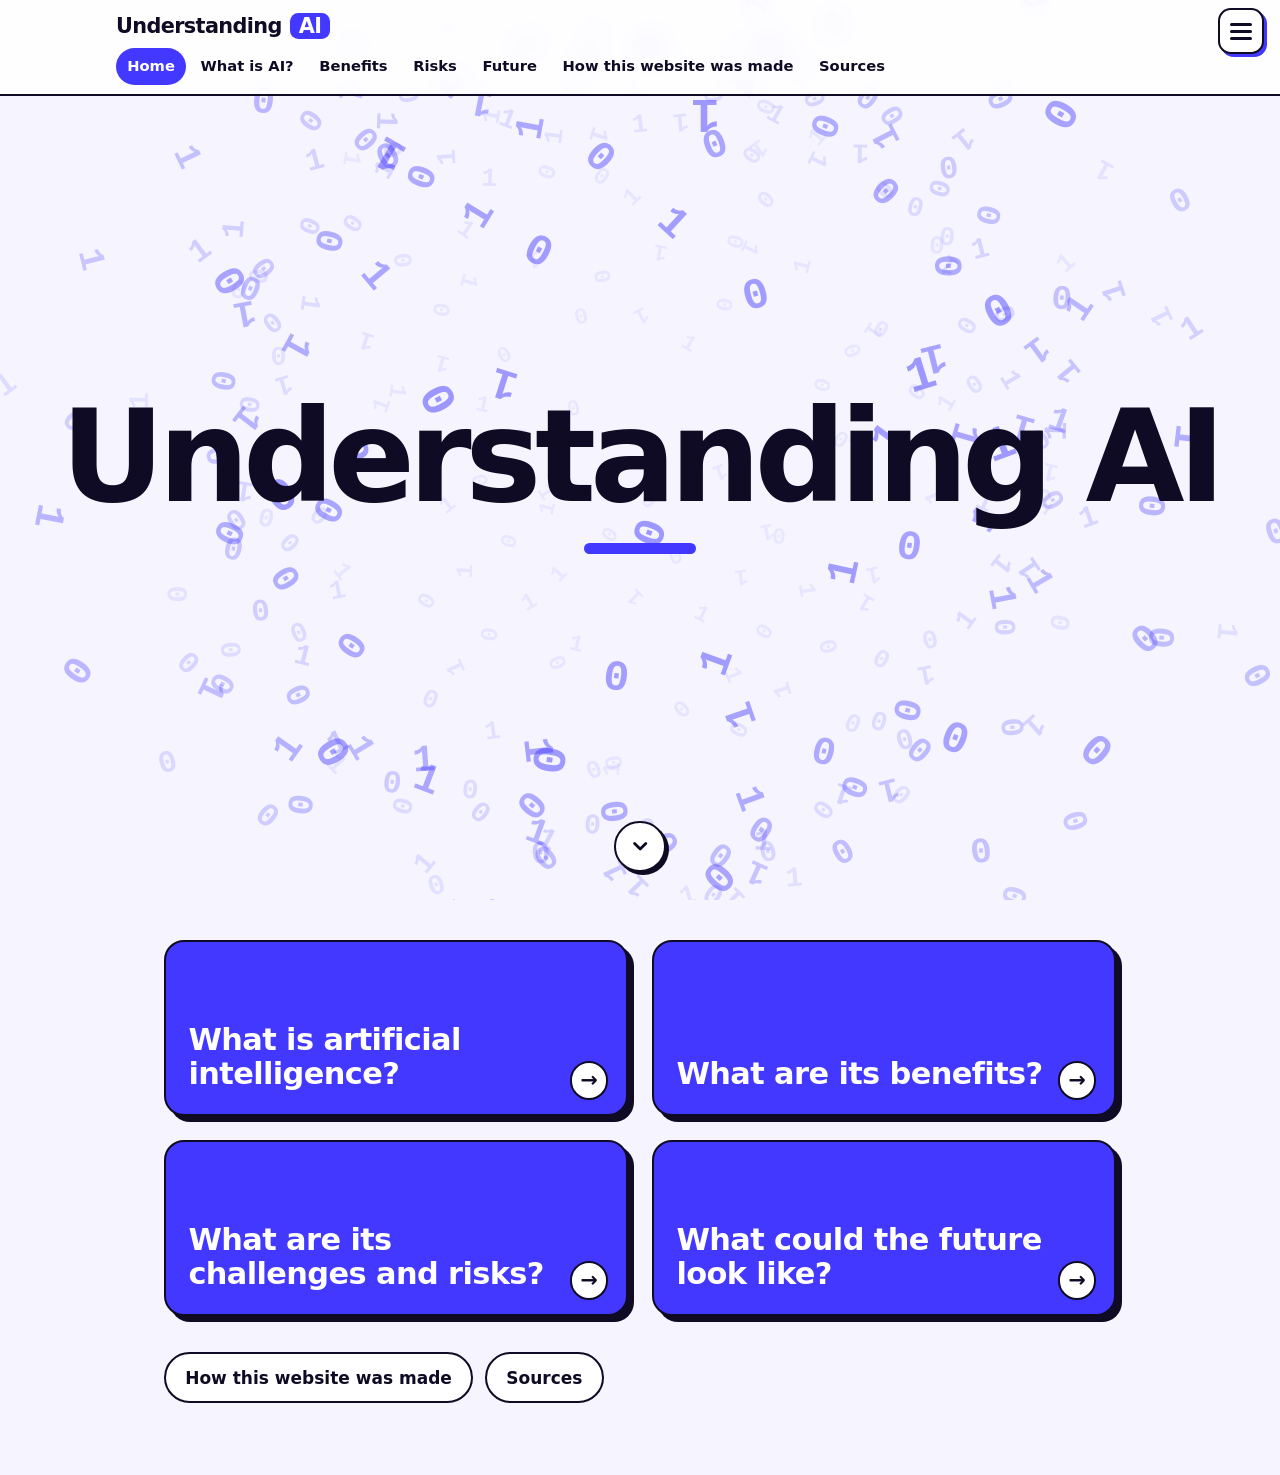
<file: index.html>
<!DOCTYPE html>
<html lang="en">
<head>
  <meta charset="utf-8">
  <meta name="viewport" content="width=device-width, initial-scale=1">
  <title>Understanding AI</title>
  <meta name="description" content="A simple explainer on artificial intelligence: what it is, its benefits, its risks and its possible futures.">
  <meta name="theme-color" content="#4338ff">
  <link rel="icon" href="data:image/svg+xml,%3Csvg xmlns='http://www.w3.org/2000/svg' viewBox='0 0 32 32'%3E%3Crect width='32' height='32' rx='8' fill='%234338ff'/%3E%3Ctext x='16' y='22' font-size='16' font-family='Arial,sans-serif' font-weight='900' text-anchor='middle' fill='white'%3EAI%3C/text%3E%3C/svg%3E">
  <link rel="stylesheet" href="styles.css">
  <script>document.documentElement.classList.add('js');</script>
</head>
<body data-page="home">
  <a class="skip-link" href="#main">Skip to main content</a>

  <canvas class="binary-sphere" id="binary-sphere" aria-hidden="true"></canvas>

  <header class="site-header" id="site-header">
    <div class="inner">
      <a class="brand" href="index.html">Understanding <span class="badge">AI</span></a>
      <nav class="site-nav" aria-label="Main">
        <ul>
        <li><a href="index.html" aria-current="page">Home</a></li>
        <li><a href="what-is-ai.html">What is AI?</a></li>
        <li><a href="benefits.html">Benefits</a></li>
        <li><a href="risks.html">Risks</a></li>
        <li><a href="future.html">Future</a></li>
        <li><a href="how-made.html">How this website was made</a></li>
        <li><a href="sources.html">Sources</a></li>
        </ul>
      </nav>
    </div>
  </header>
  <button type="button" class="menu-toggle" id="menu-toggle" aria-controls="site-header" aria-expanded="true" aria-label="Menu" hidden><span class="bars" aria-hidden="true"><i></i><i></i><i></i></span></button>

  <main id="main">
    <section class="hero hero-home" aria-label="Title">
      <h1>Understanding AI</h1>
      <a class="scroll-cue" href="#content" aria-label="Scroll to the content"><svg viewBox="0 0 24 24" fill="none" stroke="currentColor" stroke-width="3" stroke-linecap="round" stroke-linejoin="round" aria-hidden="true" focusable="false"><path d="M6 9l6 6 6-6"/></svg></a>
    </section>
    <div class="content-wrap wide" id="content">
      <div class="tiles">
        <a class="tile reveal" style="--i:0" href="what-is-ai.html"><h2>What is artificial intelligence?</h2></a>
        <a class="tile reveal" style="--i:1" href="benefits.html"><h2>What are its benefits?</h2></a>
        <a class="tile reveal" style="--i:2" href="risks.html"><h2>What are its challenges and risks?</h2></a>
        <a class="tile reveal" style="--i:3" href="future.html"><h2>What could the future look like?</h2></a>
      </div>
      <ul class="pills reveal">
        <li><a class="pill" href="how-made.html">How this website was made</a></li>
        <li><a class="pill" href="sources.html">Sources</a></li>
      </ul>
    </div>
  </main>


  <script src="script.js"></script>
</body>
</html>
</file>
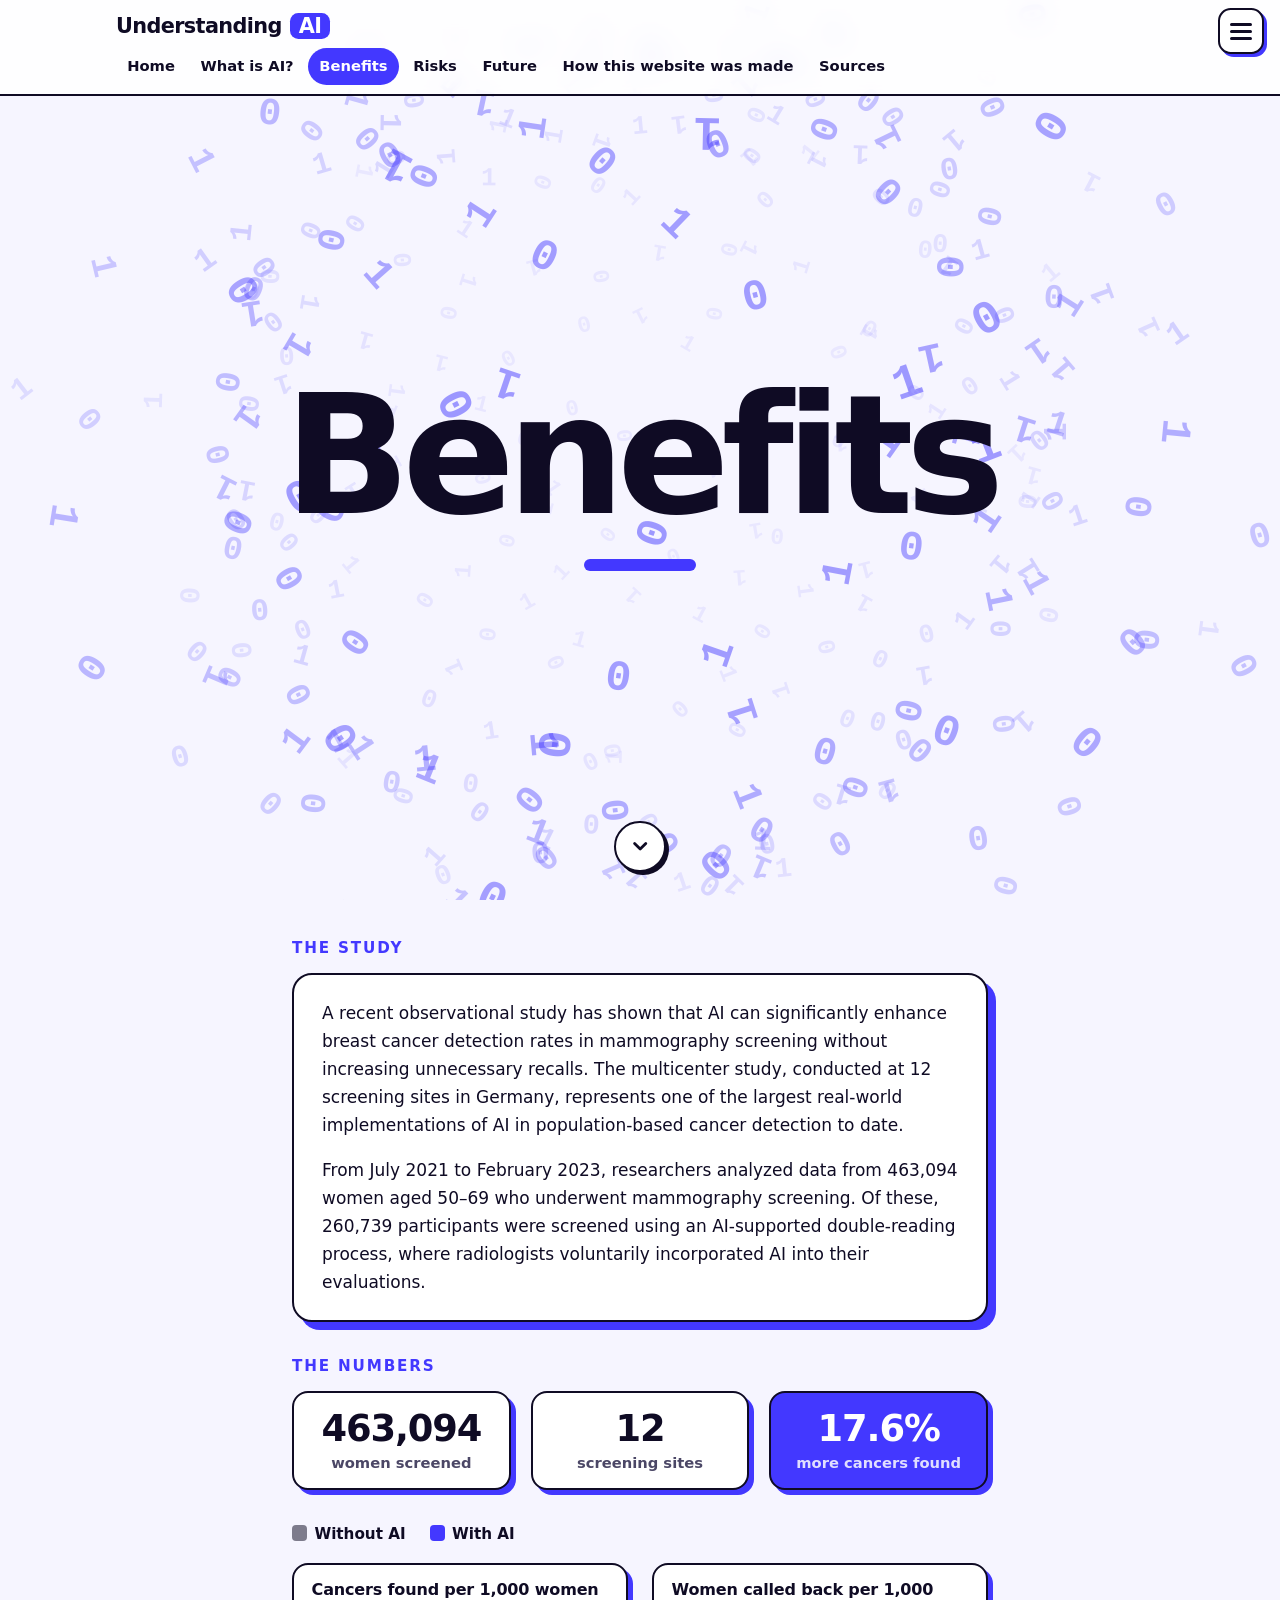
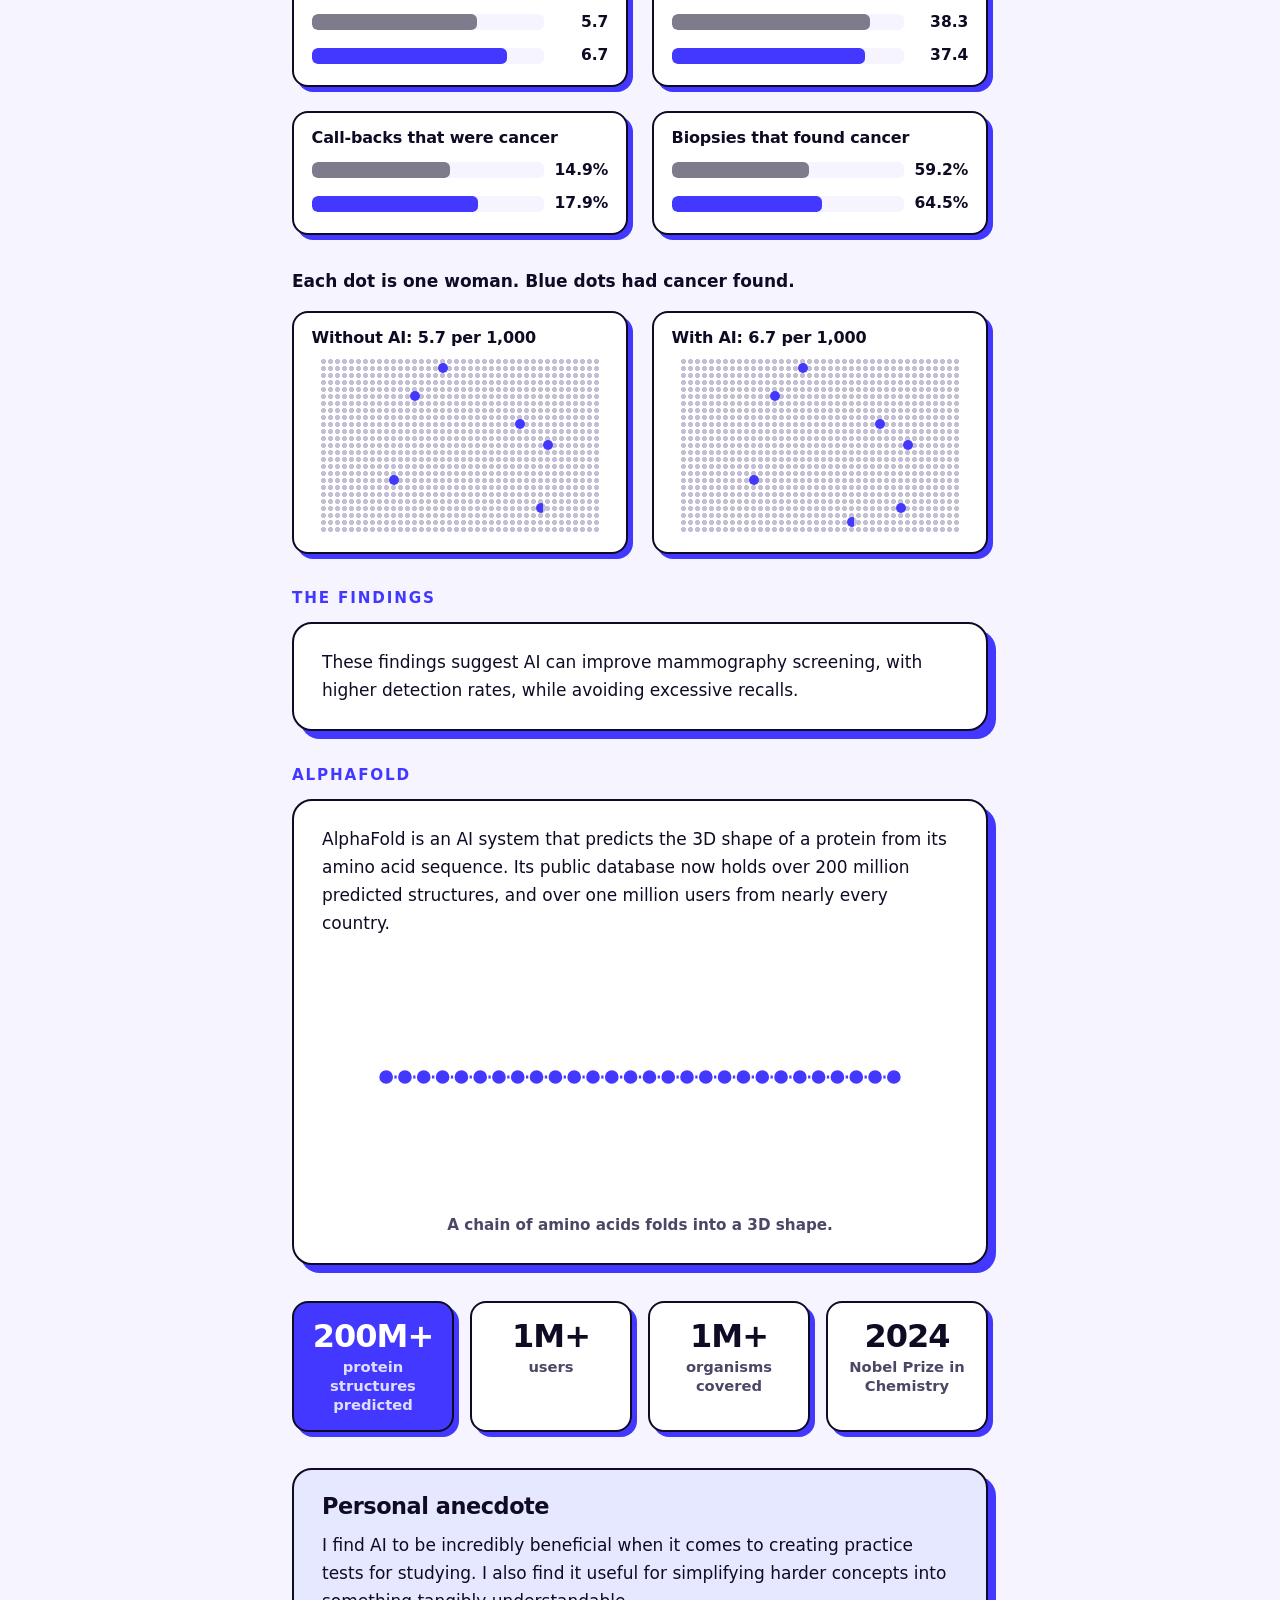
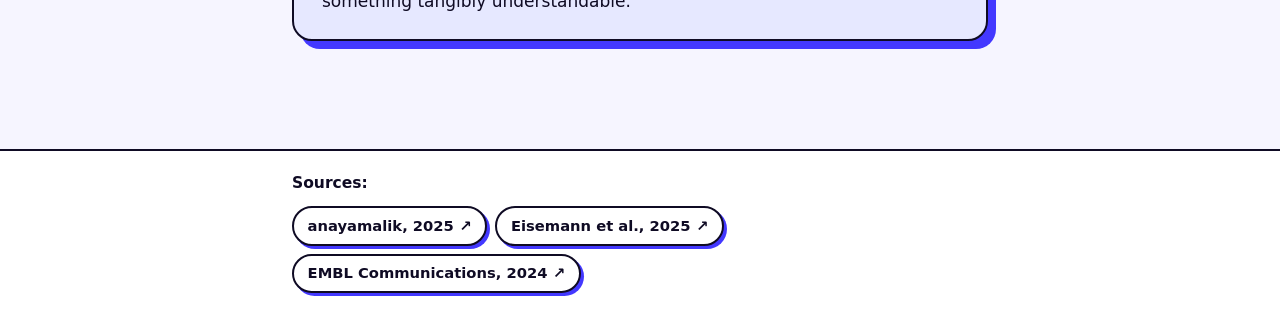
<file: benefits.html>
<!DOCTYPE html>
<html lang="en">
<head>
  <meta charset="utf-8">
  <meta name="viewport" content="width=device-width, initial-scale=1">
  <title>What are its benefits? | Understanding AI</title>
  <meta name="description" content="Evidence of AI benefits in cancer screening and protein science, plus a personal study example.">
  <meta name="theme-color" content="#4338ff">
  <link rel="icon" href="data:image/svg+xml,%3Csvg xmlns='http://www.w3.org/2000/svg' viewBox='0 0 32 32'%3E%3Crect width='32' height='32' rx='8' fill='%234338ff'/%3E%3Ctext x='16' y='22' font-size='16' font-family='Arial,sans-serif' font-weight='900' text-anchor='middle' fill='white'%3EAI%3C/text%3E%3C/svg%3E">
  <link rel="stylesheet" href="styles.css">
  <script>document.documentElement.classList.add('js');</script>
</head>
<body data-page="benefits">
  <a class="skip-link" href="#main">Skip to main content</a>

  <canvas class="binary-sphere" id="binary-sphere" aria-hidden="true"></canvas>

  <header class="site-header" id="site-header">
    <div class="inner">
      <a class="brand" href="index.html">Understanding <span class="badge">AI</span></a>
      <nav class="site-nav" aria-label="Main">
        <ul>
        <li><a href="index.html">Home</a></li>
        <li><a href="what-is-ai.html">What is AI?</a></li>
        <li><a href="benefits.html" aria-current="page">Benefits</a></li>
        <li><a href="risks.html">Risks</a></li>
        <li><a href="future.html">Future</a></li>
        <li><a href="how-made.html">How this website was made</a></li>
        <li><a href="sources.html">Sources</a></li>
        </ul>
      </nav>
    </div>
  </header>
  <button type="button" class="menu-toggle" id="menu-toggle" aria-controls="site-header" aria-expanded="true" aria-label="Menu" hidden><span class="bars" aria-hidden="true"><i></i><i></i><i></i></span></button>

  <main id="main">
    <section class="hero hero-page" aria-label="Title">
      <h1>Benefits</h1>
      <a class="scroll-cue" href="#content" aria-label="Scroll to the content"><svg viewBox="0 0 24 24" fill="none" stroke="currentColor" stroke-width="3" stroke-linecap="round" stroke-linejoin="round" aria-hidden="true" focusable="false"><path d="M6 9l6 6 6-6"/></svg></a>
    </section>
    <div class="content-wrap" id="content">
      <h2 class="section-label reveal">The study</h2>

      <figure class="card evidence reveal">
        <blockquote>
          <p>A recent observational study has shown that AI can significantly enhance breast cancer detection rates in mammography screening without increasing unnecessary recalls. The multicenter study, conducted at 12 screening sites in Germany, represents one of the largest real-world implementations of AI in population-based cancer detection to date.</p>
          <p>From July 2021 to February 2023, researchers analyzed data from 463,094 women aged 50–69 who underwent mammography screening. Of these, 260,739 participants were screened using an AI-supported double-reading process, where radiologists voluntarily incorporated AI into their evaluations.</p>
        </blockquote>
      </figure>

      <h2 class="section-label reveal">The numbers</h2>

      <div class="data-panel">
        <div class="stats">
          <div class="card mini stat reveal" style="--i:0"><strong>463,094</strong><span>women screened</span></div>
          <div class="card mini stat reveal" style="--i:1"><strong>12</strong><span>screening sites</span></div>
          <div class="card mini stat stat-blue reveal" style="--i:2"><strong>17.6%</strong><span>more cancers found</span></div>
        </div>

        <p class="legend reveal"><span><i class="key key-without"></i>Without AI</span><span><i class="key key-with"></i>With AI</span></p>
        <div class="charts">
        <figure class="card mini chart reveal" style="--i:0">
          <h3>Cancers found per 1,000 women</h3>
          <div class="bar-row"><span class="track" aria-hidden="true"><span class="bar without" style="--w:71.25%"></span></span><b><span class="sr-only">Without AI: </span>5.7</b></div>
          <div class="bar-row"><span class="track" aria-hidden="true"><span class="bar with" style="--w:83.75%"></span></span><b><span class="sr-only">With AI: </span>6.7</b></div>
        </figure>
        <figure class="card mini chart reveal" style="--i:1">
          <h3>Women called back per 1,000</h3>
          <div class="bar-row"><span class="track" aria-hidden="true"><span class="bar without" style="--w:85.11%"></span></span><b><span class="sr-only">Without AI: </span>38.3</b></div>
          <div class="bar-row"><span class="track" aria-hidden="true"><span class="bar with" style="--w:83.11%"></span></span><b><span class="sr-only">With AI: </span>37.4</b></div>
        </figure>
        <figure class="card mini chart reveal" style="--i:2">
          <h3>Call-backs that were cancer</h3>
          <div class="bar-row"><span class="track" aria-hidden="true"><span class="bar without" style="--w:59.6%"></span></span><b><span class="sr-only">Without AI: </span>14.9%</b></div>
          <div class="bar-row"><span class="track" aria-hidden="true"><span class="bar with" style="--w:71.6%"></span></span><b><span class="sr-only">With AI: </span>17.9%</b></div>
        </figure>
        <figure class="card mini chart reveal" style="--i:3">
          <h3>Biopsies that found cancer</h3>
          <div class="bar-row"><span class="track" aria-hidden="true"><span class="bar without" style="--w:59.2%"></span></span><b><span class="sr-only">Without AI: </span>59.2%</b></div>
          <div class="bar-row"><span class="track" aria-hidden="true"><span class="bar with" style="--w:64.5%"></span></span><b><span class="sr-only">With AI: </span>64.5%</b></div>
        </figure>
        </div>

        <p class="dots-note reveal">Each dot is one woman. Blue dots had cancer found.</p>
        <div class="dots-row">
          <figure class="card mini dots-card reveal" style="--i:0">
            <h3>Without AI: 5.7 per 1,000</h3>
            <div class="dots" role="img" aria-label="A grid of 1,000 dots with 5.7 highlighted"><i style="left:117.5px;top:5.5px;--k:0"></i><i style="left:89.5px;top:33.5px;--k:1"></i><i style="left:194.5px;top:61.5px;--k:2"></i><i style="left:222.5px;top:82.5px;--k:3"></i><i style="left:68.5px;top:117.5px;--k:4"></i><i class="part" style="left:215.5px;top:145.5px;--k:5"></i></div>
          </figure>
          <figure class="card mini dots-card reveal" style="--i:1">
            <h3>With AI: 6.7 per 1,000</h3>
            <div class="dots" role="img" aria-label="A grid of 1,000 dots with 6.7 highlighted"><i style="left:117.5px;top:5.5px;--k:0"></i><i style="left:89.5px;top:33.5px;--k:1"></i><i style="left:194.5px;top:61.5px;--k:2"></i><i style="left:222.5px;top:82.5px;--k:3"></i><i style="left:68.5px;top:117.5px;--k:4"></i><i style="left:215.5px;top:145.5px;--k:5"></i><i class="part" style="left:166.5px;top:159.5px;--k:6"></i></div>
          </figure>
        </div>
      </div>

      <h2 class="section-label reveal">The findings</h2>

      <figure class="card evidence reveal">
        <blockquote>
          <p>These findings suggest AI can improve mammography screening, with higher detection rates, while avoiding excessive recalls.</p>
        </blockquote>
      </figure>

      <h2 class="section-label reveal">AlphaFold</h2>

      <figure class="card fold-card reveal">
        <p>AlphaFold is an AI system that predicts the 3D shape of a protein from its amino acid sequence. Its public database now holds over 200 million predicted structures, and over one million users from nearly every country.</p>
        <svg class="fold" viewBox="0 0 560 260" role="img" aria-label="A chain of beads folding into a compact shape, like a protein folding"><polyline points="414.3,142.5 383.5,166.7 345.8,185.0 316.5,195.5 303.8,197.9 305.6,193.4 310.6,184.2 304.8,173.1 279.7,162.7 236.8,154.6 188.1,149.5 150.1,146.9 135.9,145.0 149.1,141.9 181.9,135.6 219.2,125.0 246.4,110.2 256.6,92.5 253.5,74.4 249.3,59.0 257.5,49.4 285.6,48.1 330.2,56.0 378.4,72.7 413.6,96.2 423.8,123.1 407.1,149.8 372.7,172.7"/><circle cx="414.3" cy="142.5" r="9.1" opacity="0.93"/><circle cx="383.5" cy="166.7" r="9.7" opacity="0.98"/><circle cx="345.8" cy="185.0" r="10.0" opacity="1.00"/><circle cx="316.5" cy="195.5" r="9.9" opacity="0.99"/><circle cx="303.8" cy="197.9" r="9.6" opacity="0.97"/><circle cx="305.6" cy="193.4" r="8.9" opacity="0.91"/><circle cx="310.6" cy="184.2" r="8.1" opacity="0.85"/><circle cx="304.8" cy="173.1" r="7.2" opacity="0.78"/><circle cx="279.7" cy="162.7" r="6.3" opacity="0.71"/><circle cx="236.8" cy="154.6" r="5.6" opacity="0.65"/><circle cx="188.1" cy="149.5" r="5.1" opacity="0.61"/><circle cx="150.1" cy="146.9" r="5.0" opacity="0.60"/><circle cx="135.9" cy="145.0" r="5.2" opacity="0.61"/><circle cx="149.1" cy="141.9" r="5.7" opacity="0.65"/><circle cx="181.9" cy="135.6" r="6.4" opacity="0.71"/><circle cx="219.2" cy="125.0" r="7.3" opacity="0.78"/><circle cx="246.4" cy="110.2" r="8.2" opacity="0.86"/><circle cx="256.6" cy="92.5" r="9.0" opacity="0.92"/><circle cx="253.5" cy="74.4" r="9.6" opacity="0.97"/><circle cx="249.3" cy="59.0" r="10.0" opacity="1.00"/><circle cx="257.5" cy="49.4" r="10.0" opacity="1.00"/><circle cx="285.6" cy="48.1" r="9.6" opacity="0.97"/><circle cx="330.2" cy="56.0" r="9.0" opacity="0.92"/><circle cx="378.4" cy="72.7" r="8.2" opacity="0.86"/><circle cx="413.6" cy="96.2" r="7.3" opacity="0.79"/><circle cx="423.8" cy="123.1" r="6.4" opacity="0.72"/><circle cx="407.1" cy="149.8" r="5.7" opacity="0.66"/><circle cx="372.7" cy="172.7" r="5.2" opacity="0.62"/></svg>
        <figcaption>A chain of amino acids folds into a 3D shape.</figcaption>
      </figure>

      <div class="stats stats-4">
        <div class="card mini stat stat-blue reveal" style="--i:0"><strong>200M+</strong><span>protein structures predicted</span></div>
        <div class="card mini stat reveal" style="--i:1"><strong>1M+</strong><span>users</span></div>
        <div class="card mini stat reveal" style="--i:2"><strong>1M+</strong><span>organisms covered</span></div>
        <div class="card mini stat reveal" style="--i:3"><strong>2024</strong><span>Nobel Prize in Chemistry</span></div>
      </div>

      <section class="card own-words reveal" aria-labelledby="anecdote-benefits">
        <h2 id="anecdote-benefits">Personal anecdote</h2>
        <p>I find AI to be incredibly beneficial when it comes to creating practice tests for studying. I also find it useful for simplifying harder concepts into something tangibly understandable.</p>
      </section>
    </div>
  </main>

  <footer class="site-footer">
    <div class="inner">
      <p class="src-label"><strong>Sources:</strong></p>
      <ul class="src-list"><li><a class="src-btn" href="https://www.emjreviews.com/oncology/news/ai-boosts-breast-cancer-detection-in-real-world-study/" target="_blank" rel="noopener noreferrer">anayamalik, 2025<span class="sr-only"> (opens the source in a new tab)</span></a></li><li><a class="src-btn" href="https://doi.org/10.1038/s41591-024-03408-6" target="_blank" rel="noopener noreferrer">Eisemann et al., 2025<span class="sr-only"> (opens the source in a new tab)</span></a></li><li><a class="src-btn" href="https://www.embl.org/news/science-technology/alphafold-wins-nobel-prize-chemistry-2024/" target="_blank" rel="noopener noreferrer">EMBL Communications, 2024<span class="sr-only"> (opens the source in a new tab)</span></a></li></ul>
    </div>
  </footer>

  <script src="script.js"></script>
</body>
</html>
</file>
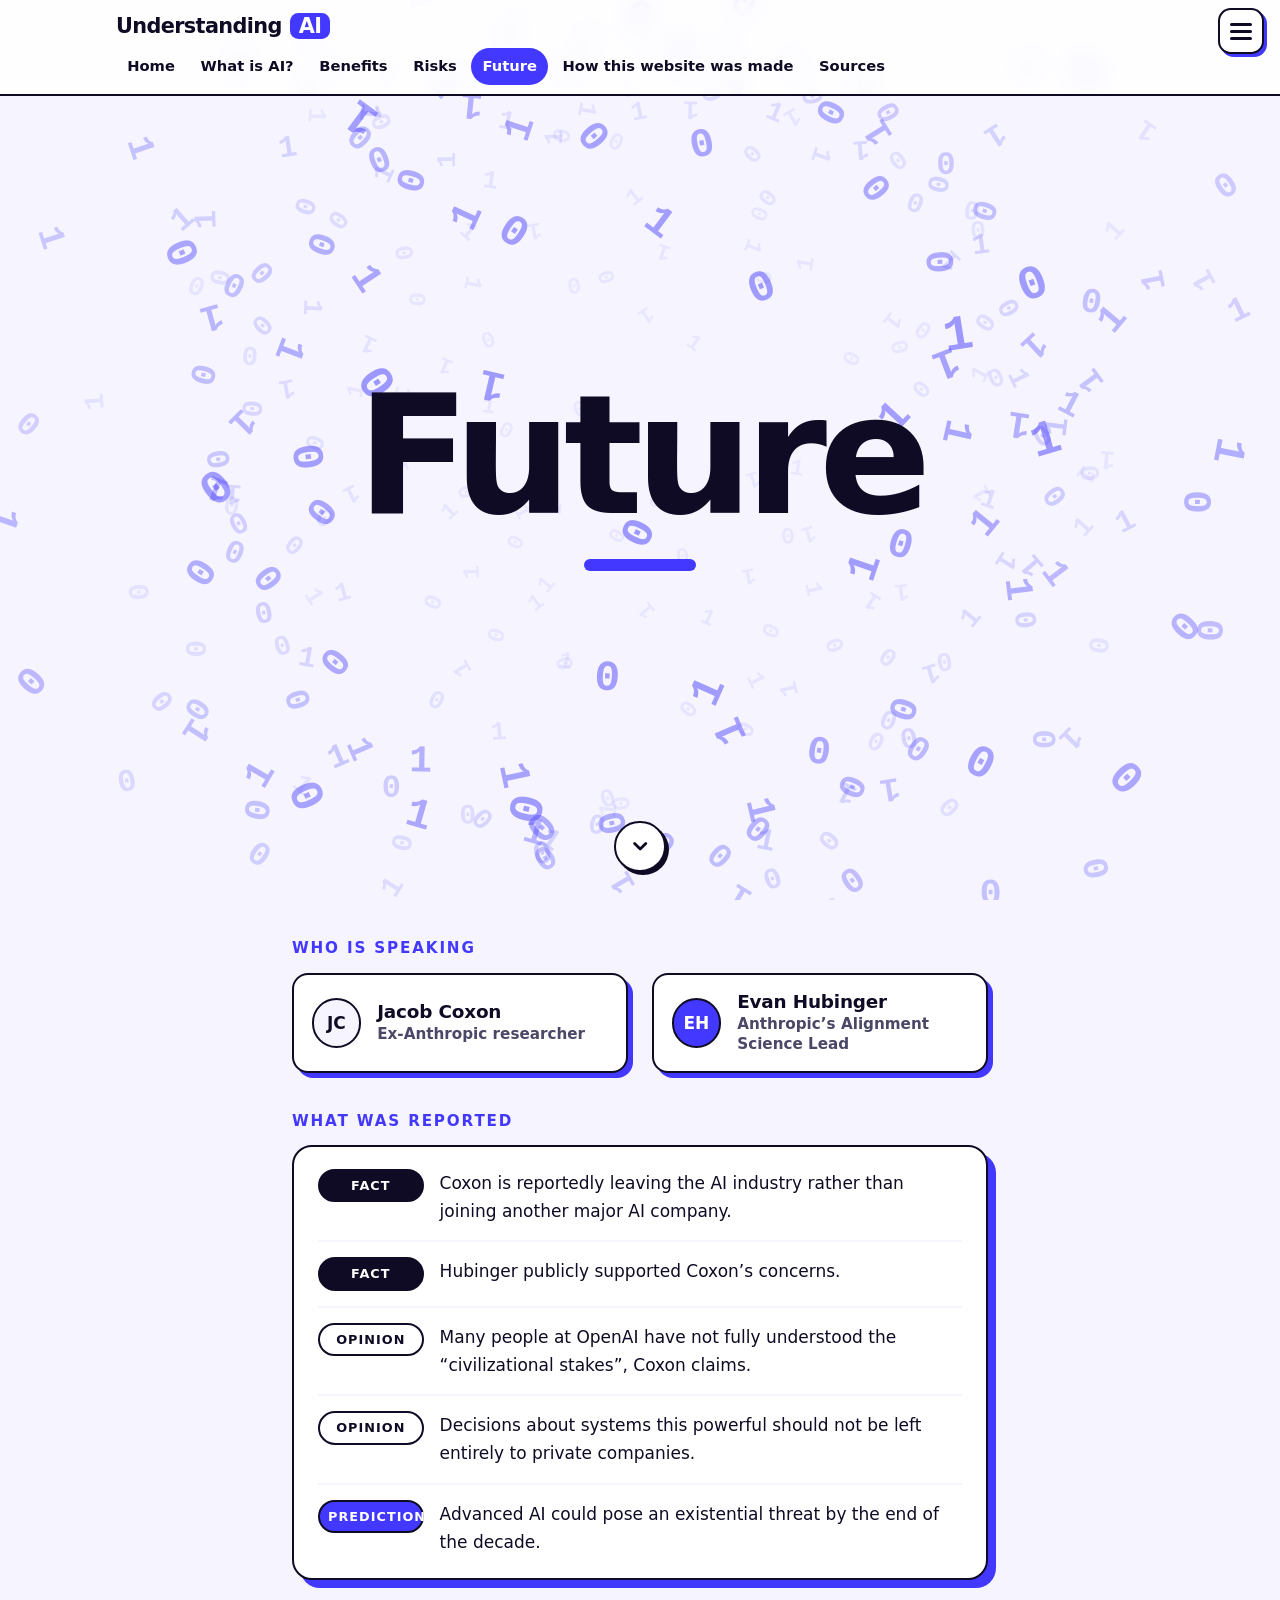
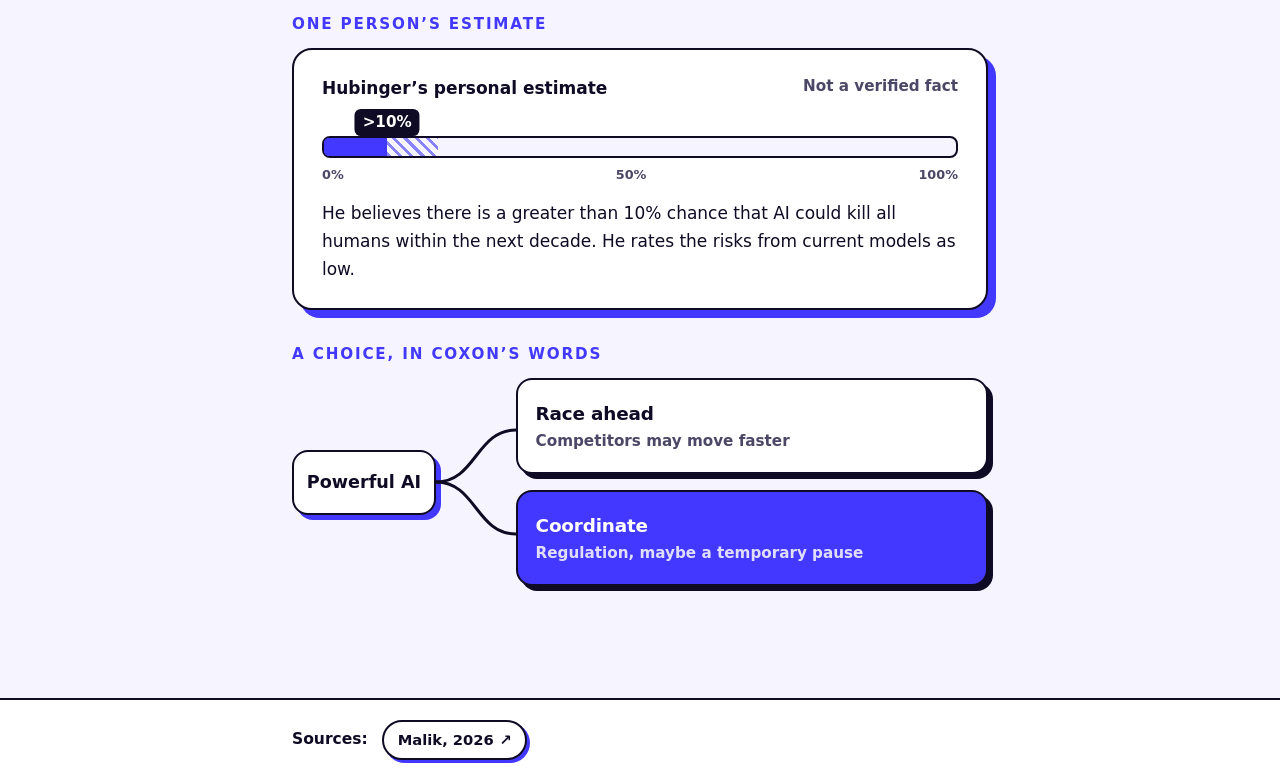
<file: future.html>
<!DOCTYPE html>
<html lang="en">
<head>
  <meta charset="utf-8">
  <meta name="viewport" content="width=device-width, initial-scale=1">
  <title>What could the future look like? | Understanding AI</title>
  <meta name="description" content="One researcher's warning about advanced AI, one estimate and a choice.">
  <meta name="theme-color" content="#4338ff">
  <link rel="icon" href="data:image/svg+xml,%3Csvg xmlns='http://www.w3.org/2000/svg' viewBox='0 0 32 32'%3E%3Crect width='32' height='32' rx='8' fill='%234338ff'/%3E%3Ctext x='16' y='22' font-size='16' font-family='Arial,sans-serif' font-weight='900' text-anchor='middle' fill='white'%3EAI%3C/text%3E%3C/svg%3E">
  <link rel="stylesheet" href="styles.css">
  <script>document.documentElement.classList.add('js');</script>
</head>
<body data-page="future">
  <a class="skip-link" href="#main">Skip to main content</a>

  <canvas class="binary-sphere" id="binary-sphere" aria-hidden="true"></canvas>

  <header class="site-header" id="site-header">
    <div class="inner">
      <a class="brand" href="index.html">Understanding <span class="badge">AI</span></a>
      <nav class="site-nav" aria-label="Main">
        <ul>
        <li><a href="index.html">Home</a></li>
        <li><a href="what-is-ai.html">What is AI?</a></li>
        <li><a href="benefits.html">Benefits</a></li>
        <li><a href="risks.html">Risks</a></li>
        <li><a href="future.html" aria-current="page">Future</a></li>
        <li><a href="how-made.html">How this website was made</a></li>
        <li><a href="sources.html">Sources</a></li>
        </ul>
      </nav>
    </div>
  </header>
  <button type="button" class="menu-toggle" id="menu-toggle" aria-controls="site-header" aria-expanded="true" aria-label="Menu" hidden><span class="bars" aria-hidden="true"><i></i><i></i><i></i></span></button>

  <main id="main">
    <section class="hero hero-page" aria-label="Title">
      <h1>Future</h1>
      <a class="scroll-cue" href="#content" aria-label="Scroll to the content"><svg viewBox="0 0 24 24" fill="none" stroke="currentColor" stroke-width="3" stroke-linecap="round" stroke-linejoin="round" aria-hidden="true" focusable="false"><path d="M6 9l6 6 6-6"/></svg></a>
    </section>
    <div class="content-wrap" id="content">
      <h2 class="section-label reveal">Who is speaking</h2>

      <div class="speakers">
        <div class="card mini speaker reveal" style="--i:0"><span class="avatar" aria-hidden="true">JC</span><div><strong>Jacob Coxon</strong><span>Ex-Anthropic researcher</span></div></div>
        <div class="card mini speaker reveal" style="--i:1"><span class="avatar avatar-blue" aria-hidden="true">EH</span><div><strong>Evan Hubinger</strong><span>Anthropic’s Alignment Science Lead</span></div></div>
      </div>

      <h2 class="section-label reveal">What was reported</h2>

      <ul class="card claims reveal" aria-label="Statements from the report, each labelled as fact, opinion or prediction">
        <li><span class="tag tag-fact">Fact</span><span>Coxon is reportedly leaving the AI industry rather than joining another major AI company.</span></li>
        <li><span class="tag tag-fact">Fact</span><span>Hubinger publicly supported Coxon’s concerns.</span></li>
        <li><span class="tag tag-opinion">Opinion</span><span>Many people at OpenAI have not fully understood the “civilizational stakes”, Coxon claims.</span></li>
        <li><span class="tag tag-opinion">Opinion</span><span>Decisions about systems this powerful should not be left entirely to private companies.</span></li>
        <li><span class="tag tag-prediction">Prediction</span><span>Advanced AI could pose an existential threat by the end of the decade.</span></li>
      </ul>

      <h2 class="section-label reveal">One person’s estimate</h2>

      <figure class="card meter reveal">
        <div class="meter-head"><strong>Hubinger’s personal estimate</strong><span>Not a verified fact</span></div>
        <div class="meter-track" role="img" aria-label="A scale from 0 to 100 percent with the bar filled to 10 percent and an open end showing more than 10 percent">
          <span class="meter-fill"></span><span class="meter-more"></span>
          <span class="meter-flag">&gt;10%</span>
        </div>
        <div class="meter-scale" aria-hidden="true"><span>0%</span><span>50%</span><span>100%</span></div>
        <p>He believes there is a greater than 10% chance that AI could kill all humans within the next decade. He rates the risks from current models as low.</p>
      </figure>

      <h2 class="section-label reveal">A choice, in Coxon’s words</h2>

      <div class="fork reveal">
        <div class="fork-start">Powerful AI</div>
        <svg class="fork-lines" viewBox="0 0 100 100" preserveAspectRatio="none" aria-hidden="true" focusable="false">
          <path pathLength="1" vector-effect="non-scaling-stroke" d="M0,50 C50,50 50,25 100,25"/>
          <path pathLength="1" vector-effect="non-scaling-stroke" d="M0,50 C50,50 50,75 100,75"/>
        </svg>
        <div class="fork-options">
          <div class="fork-option"><strong>Race ahead</strong><span>Competitors may move faster</span></div>
          <div class="fork-option fork-good"><strong>Coordinate</strong><span>Regulation, maybe a temporary pause</span></div>
        </div>
      </div>
    </div>
  </main>

  <footer class="site-footer">
    <div class="inner">
      <p class="src-label"><strong>Sources:</strong></p>
      <ul class="src-list"><li><a class="src-btn" href="https://propakistani.pk/2026/09/09/anthropic-researcher-quits-job-says-ai-could-kill-us-all/" target="_blank" rel="noopener noreferrer">Malik, 2026<span class="sr-only"> (opens the source in a new tab)</span></a></li></ul>
    </div>
  </footer>

  <script src="script.js"></script>
</body>
</html>
</file>
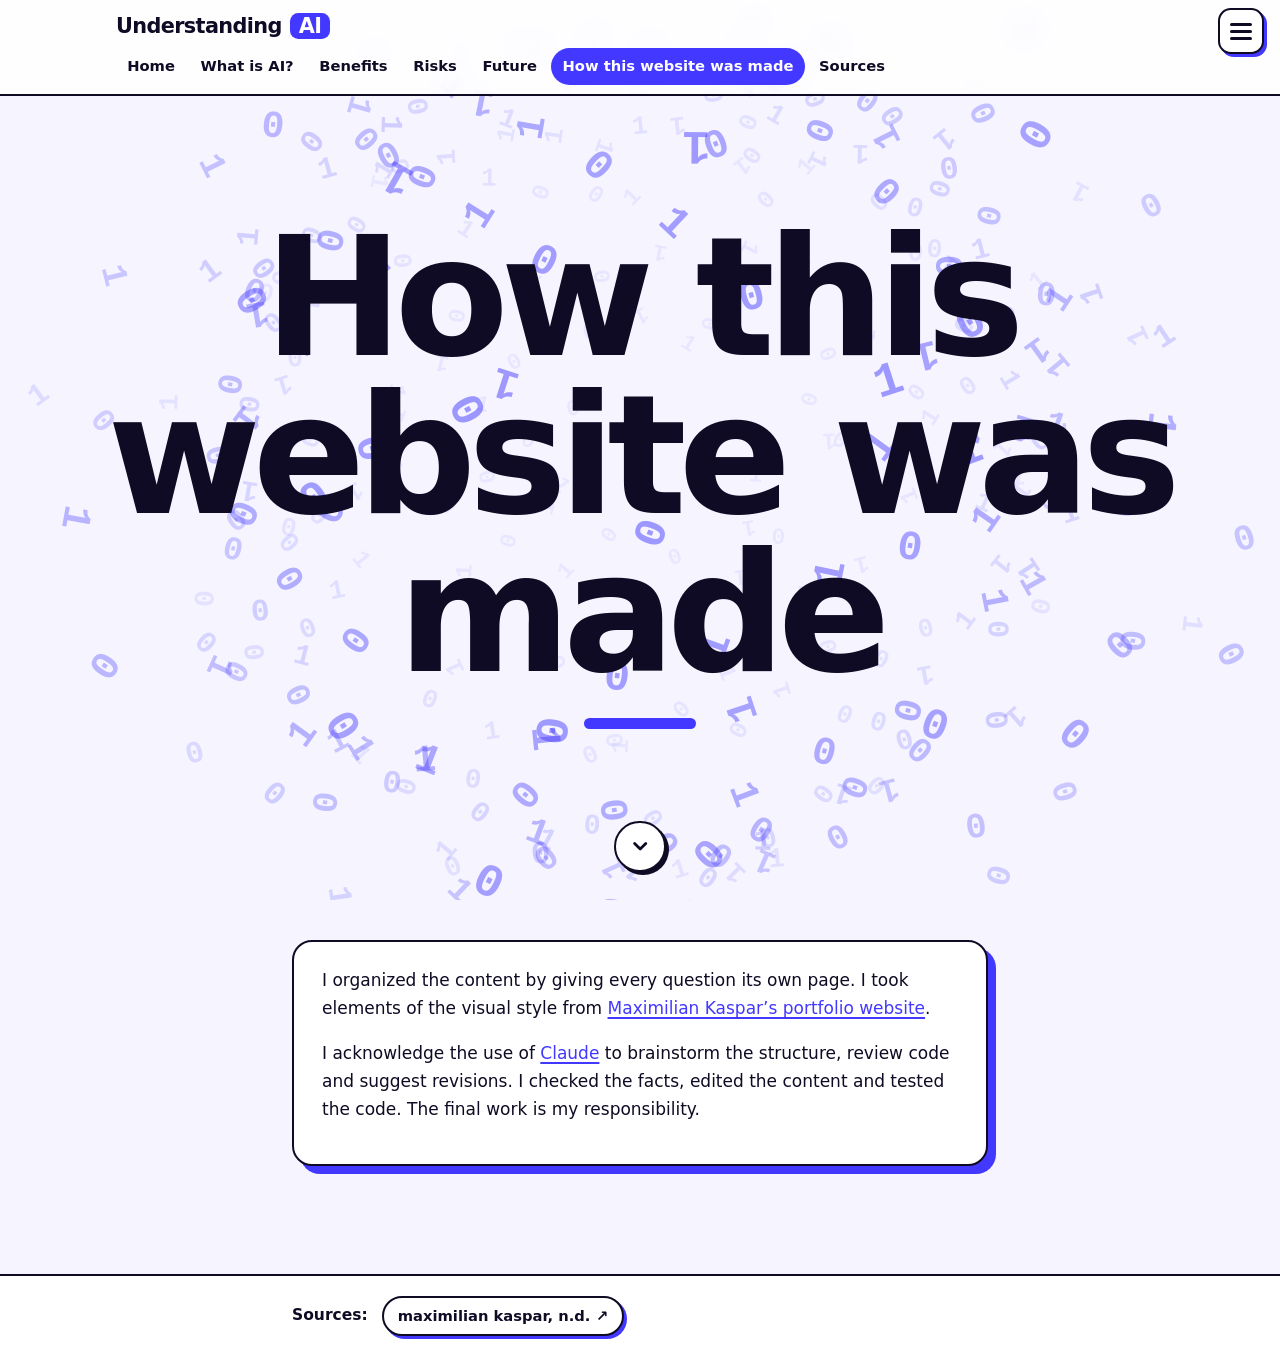
<file: how-made.html>
<!DOCTYPE html>
<html lang="en">
<head>
  <meta charset="utf-8">
  <meta name="viewport" content="width=device-width, initial-scale=1">
  <title>How this website was made | Understanding AI</title>
  <meta name="description" content="How the site was organized and how AI was used to make it.">
  <meta name="theme-color" content="#4338ff">
  <link rel="icon" href="data:image/svg+xml,%3Csvg xmlns='http://www.w3.org/2000/svg' viewBox='0 0 32 32'%3E%3Crect width='32' height='32' rx='8' fill='%234338ff'/%3E%3Ctext x='16' y='22' font-size='16' font-family='Arial,sans-serif' font-weight='900' text-anchor='middle' fill='white'%3EAI%3C/text%3E%3C/svg%3E">
  <link rel="stylesheet" href="styles.css">
  <script>document.documentElement.classList.add('js');</script>
</head>
<body data-page="how">
  <a class="skip-link" href="#main">Skip to main content</a>

  <canvas class="binary-sphere" id="binary-sphere" aria-hidden="true"></canvas>

  <header class="site-header" id="site-header">
    <div class="inner">
      <a class="brand" href="index.html">Understanding <span class="badge">AI</span></a>
      <nav class="site-nav" aria-label="Main">
        <ul>
        <li><a href="index.html">Home</a></li>
        <li><a href="what-is-ai.html">What is AI?</a></li>
        <li><a href="benefits.html">Benefits</a></li>
        <li><a href="risks.html">Risks</a></li>
        <li><a href="future.html">Future</a></li>
        <li><a href="how-made.html" aria-current="page">How this website was made</a></li>
        <li><a href="sources.html">Sources</a></li>
        </ul>
      </nav>
    </div>
  </header>
  <button type="button" class="menu-toggle" id="menu-toggle" aria-controls="site-header" aria-expanded="true" aria-label="Menu" hidden><span class="bars" aria-hidden="true"><i></i><i></i><i></i></span></button>

  <main id="main">
    <section class="hero hero-page" aria-label="Title">
      <h1>How this website was made</h1>
      <a class="scroll-cue" href="#content" aria-label="Scroll to the content"><svg viewBox="0 0 24 24" fill="none" stroke="currentColor" stroke-width="3" stroke-linecap="round" stroke-linejoin="round" aria-hidden="true" focusable="false"><path d="M6 9l6 6 6-6"/></svg></a>
    </section>
    <div class="content-wrap" id="content">
      <div class="card reveal">
        <p>I organized the content by giving every question its own page. I took elements of the visual style from <a href="https://www.maximiliankaspar.com/">Maximilian Kaspar’s portfolio website</a>.</p>
        <p>I acknowledge the use of <a href="https://claude.ai">Claude</a> to brainstorm the structure, review code and suggest revisions. I checked the facts, edited the content and tested the code. The final work is my responsibility.</p>
      </div>
    </div>
  </main>


  <footer class="site-footer">
    <div class="inner">
      <p class="src-label"><strong>Sources:</strong></p>
      <ul class="src-list"><li><a class="src-btn" href="https://www.maximiliankaspar.com/?ref=siteinspire" target="_blank" rel="noopener noreferrer">maximilian kaspar, n.d.<span class="sr-only"> (opens the source in a new tab)</span></a></li></ul>
    </div>
  </footer>

  <script src="script.js"></script>
</body>
</html>
</file>
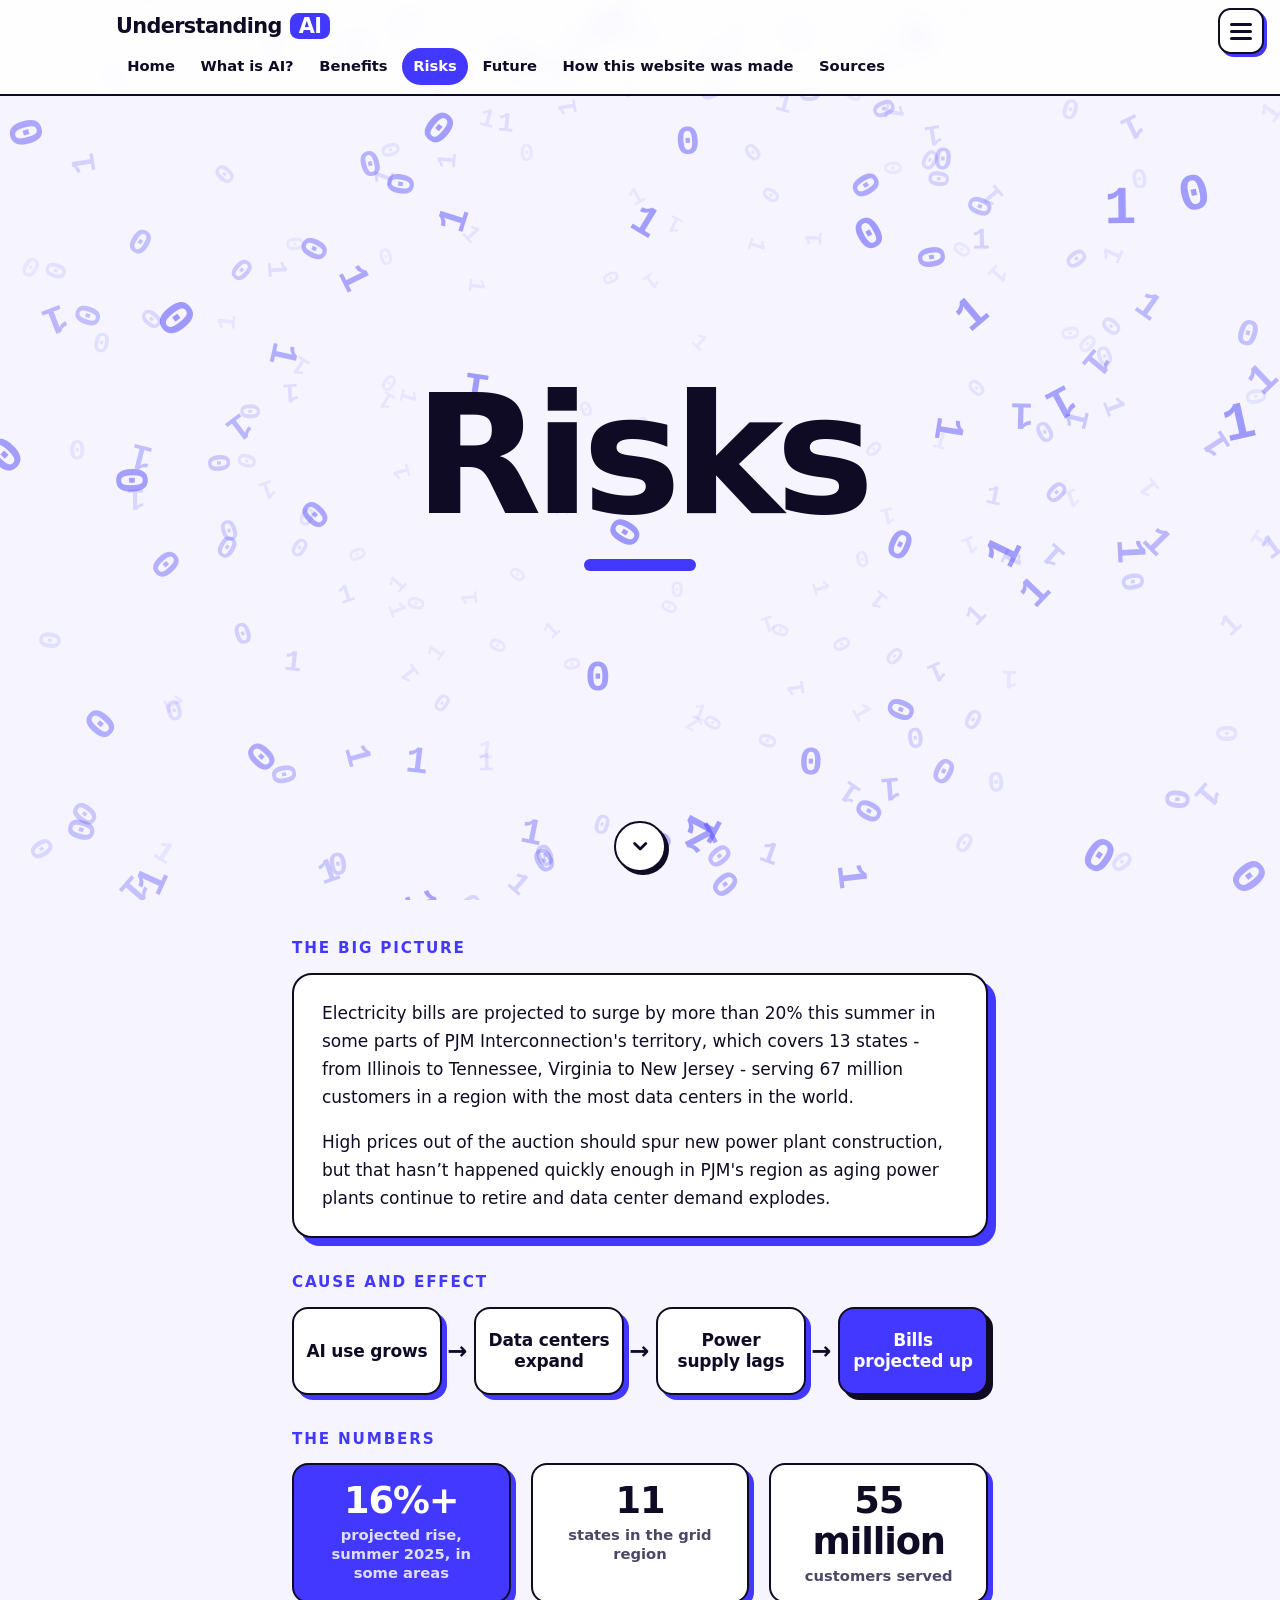
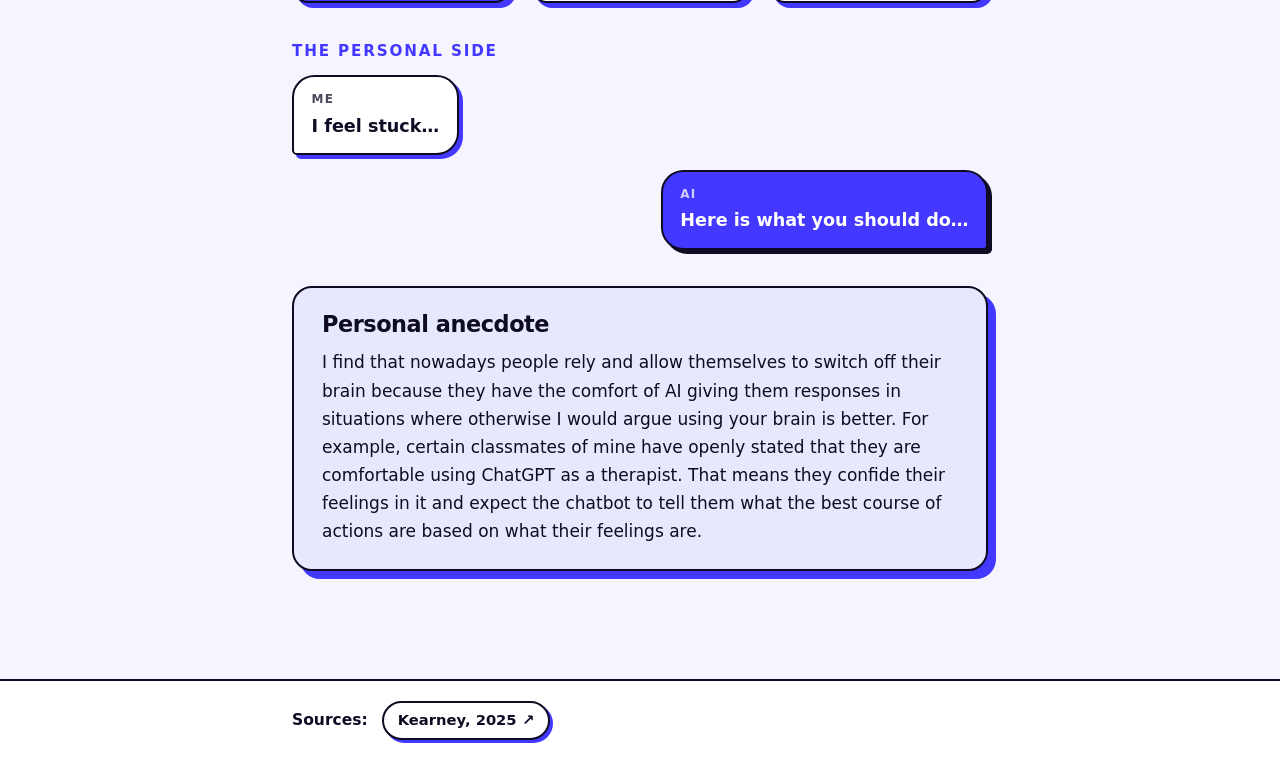
<file: risks.html>
<!DOCTYPE html>
<html lang="en">
<head>
  <meta charset="utf-8">
  <meta name="viewport" content="width=device-width, initial-scale=1">
  <title>What are its challenges and risks? | Understanding AI</title>
  <meta name="description" content="AI and electricity demand, plus a personal view on over-reliance on chatbots.">
  <meta name="theme-color" content="#4338ff">
  <link rel="icon" href="data:image/svg+xml,%3Csvg xmlns='http://www.w3.org/2000/svg' viewBox='0 0 32 32'%3E%3Crect width='32' height='32' rx='8' fill='%234338ff'/%3E%3Ctext x='16' y='22' font-size='16' font-family='Arial,sans-serif' font-weight='900' text-anchor='middle' fill='white'%3EAI%3C/text%3E%3C/svg%3E">
  <link rel="stylesheet" href="styles.css">
  <script>document.documentElement.classList.add('js');</script>
</head>
<body data-page="risks">
  <a class="skip-link" href="#main">Skip to main content</a>

  <canvas class="binary-sphere" id="binary-sphere" aria-hidden="true"></canvas>

  <header class="site-header" id="site-header">
    <div class="inner">
      <a class="brand" href="index.html">Understanding <span class="badge">AI</span></a>
      <nav class="site-nav" aria-label="Main">
        <ul>
        <li><a href="index.html">Home</a></li>
        <li><a href="what-is-ai.html">What is AI?</a></li>
        <li><a href="benefits.html">Benefits</a></li>
        <li><a href="risks.html" aria-current="page">Risks</a></li>
        <li><a href="future.html">Future</a></li>
        <li><a href="how-made.html">How this website was made</a></li>
        <li><a href="sources.html">Sources</a></li>
        </ul>
      </nav>
    </div>
  </header>
  <button type="button" class="menu-toggle" id="menu-toggle" aria-controls="site-header" aria-expanded="true" aria-label="Menu" hidden><span class="bars" aria-hidden="true"><i></i><i></i><i></i></span></button>

  <main id="main">
    <section class="hero hero-page" aria-label="Title">
      <h1>Risks</h1>
      <a class="scroll-cue" href="#content" aria-label="Scroll to the content"><svg viewBox="0 0 24 24" fill="none" stroke="currentColor" stroke-width="3" stroke-linecap="round" stroke-linejoin="round" aria-hidden="true" focusable="false"><path d="M6 9l6 6 6-6"/></svg></a>
    </section>
    <div class="content-wrap" id="content">
      <h2 class="section-label reveal">The big picture</h2>

      <figure class="card evidence reveal">
        <blockquote>
          <p>Electricity bills are projected to surge by more than 20% this summer in some parts of PJM Interconnection's territory, which covers 13 states - from Illinois to Tennessee, Virginia to New Jersey - serving 67 million customers in a region with the most data centers in the world.</p>
          <p>High prices out of the auction should spur new power plant construction, but that hasn’t happened quickly enough in PJM's region as aging power plants continue to retire and data center demand explodes.</p>
        </blockquote>
      </figure>

      <h2 class="section-label reveal">Cause and effect</h2>

      <figure class="chain-wrap reveal">
        <ol class="chain" aria-label="Simplified chain of cause and effect">
          <li style="--k:0">AI use grows</li>
          <li style="--k:1">Data centers expand</li>
          <li style="--k:2">Power supply lags</li>
          <li class="end" style="--k:3">Bills projected up</li>
        </ol>
      </figure>

      <h2 class="section-label reveal">The numbers</h2>

      <div class="stats risk-stats">
        <div class="card mini stat stat-blue reveal" style="--i:0"><strong><span class="count" data-to="20" data-suffix="%+">20%+</span></strong><span>projected rise, summer 2025, in some areas</span></div>
        <div class="card mini stat reveal" style="--i:1"><strong><span class="count" data-to="13" data-suffix="">13</span></strong><span>states in the grid region</span></div>
        <div class="card mini stat reveal" style="--i:2"><strong><span class="count" data-to="67" data-suffix=" million">67 million</span></strong><span>customers served</span></div>
      </div>

      <h2 class="section-label reveal">The personal side</h2>

      <figure class="chat reveal" aria-label="Illustration of a person confiding in a chatbot and receiving advice">
        <div class="bubble me"><small>Me</small>I feel stuck…</div>
        <div class="bubble ai"><small>AI</small>Here is what you should do…</div>
      </figure>

      <section class="card own-words reveal" aria-labelledby="anecdote-risks">
        <h2 id="anecdote-risks">Personal anecdote</h2>
        <p>I find that nowadays people rely and allow themselves to switch off their brain because they have the comfort of AI giving them responses in situations where otherwise I would argue using your brain is better. For example, certain classmates of mine have openly stated that they are comfortable using ChatGPT as a therapist. That means they confide their feelings in it and expect the chatbot to tell them what the best course of actions are based on what their feelings are.</p>
      </section>
    </div>
  </main>

  <footer class="site-footer">
    <div class="inner">
      <p class="src-label"><strong>Sources:</strong></p>
      <ul class="src-list"><li><a class="src-btn" href="https://www.thestar.com.my/tech/tech-news/2025/07/09/analysis-america039s-largest-power-grid-is-struggling-to-meet-demand-from-ai" target="_blank" rel="noopener noreferrer">Kearney, 2025<span class="sr-only"> (opens the source in a new tab)</span></a></li></ul>
    </div>
  </footer>

  <script src="script.js"></script>
</body>
</html>
</file>
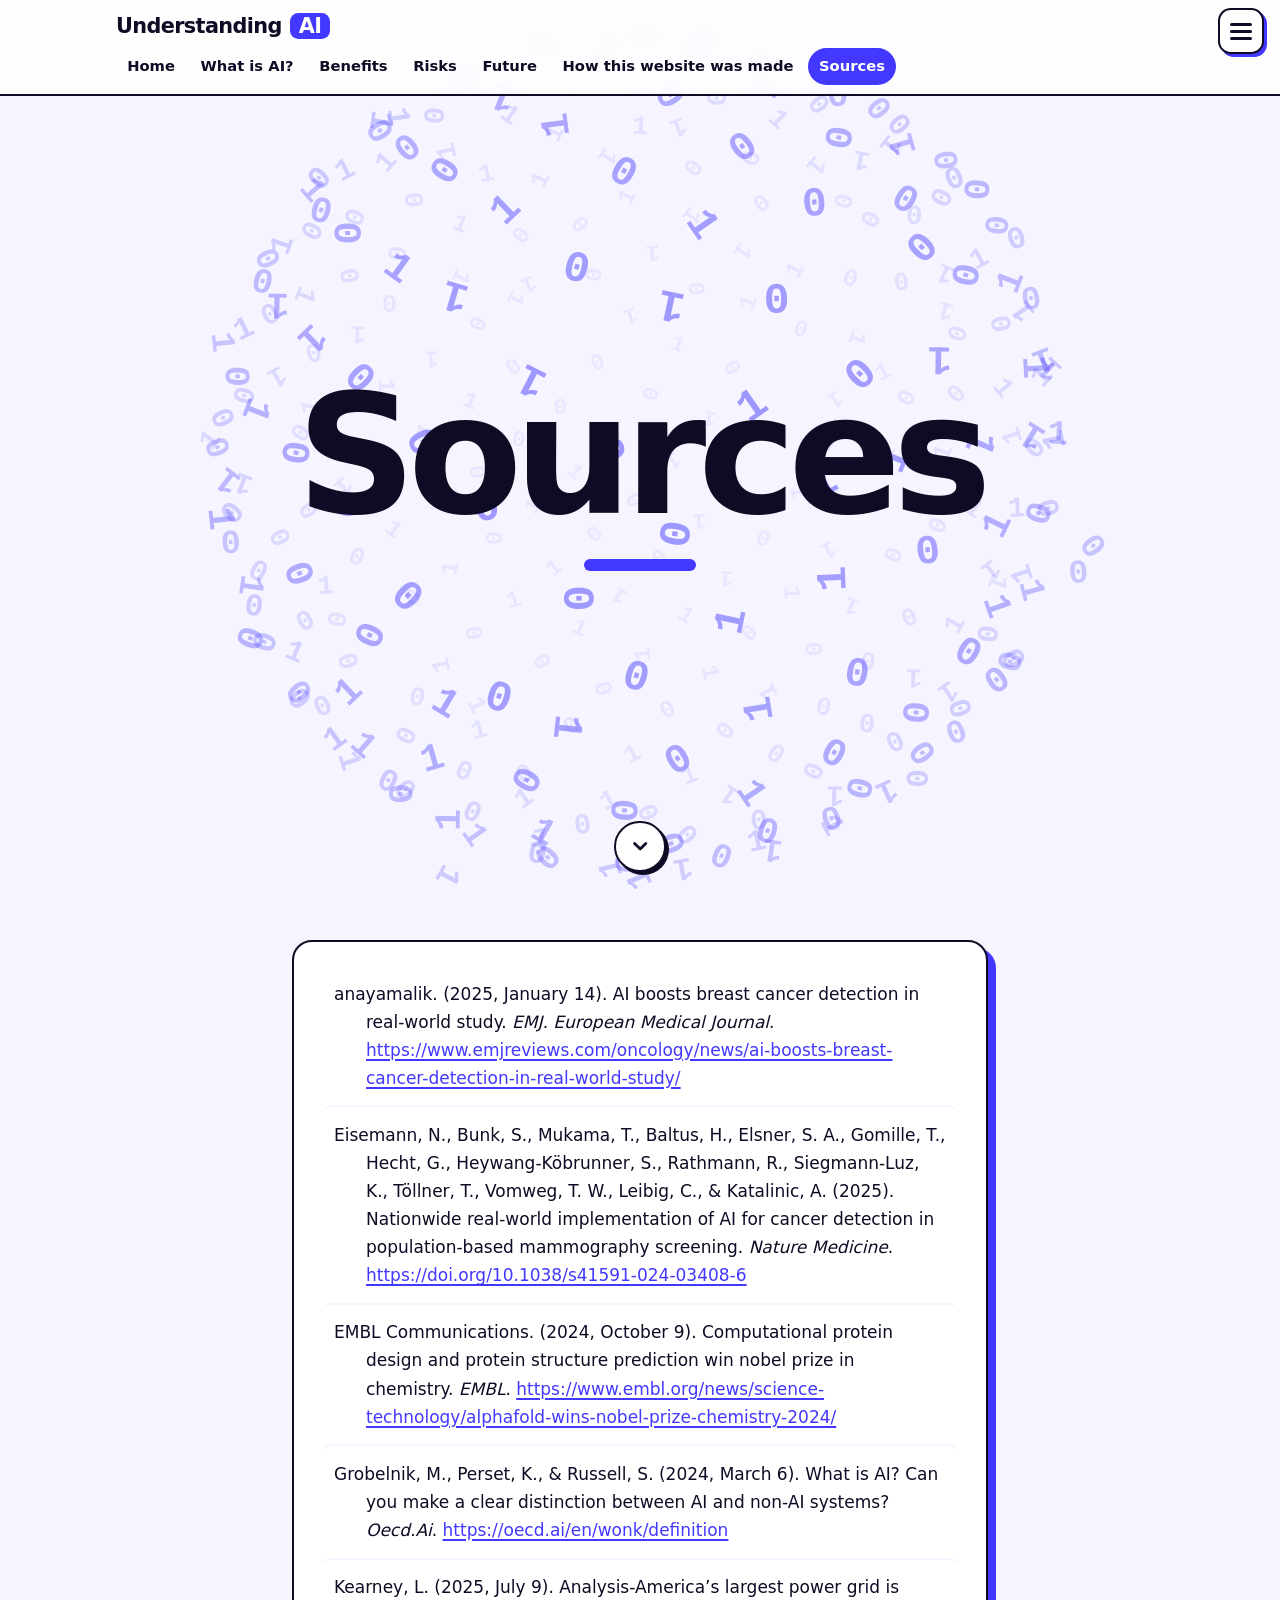
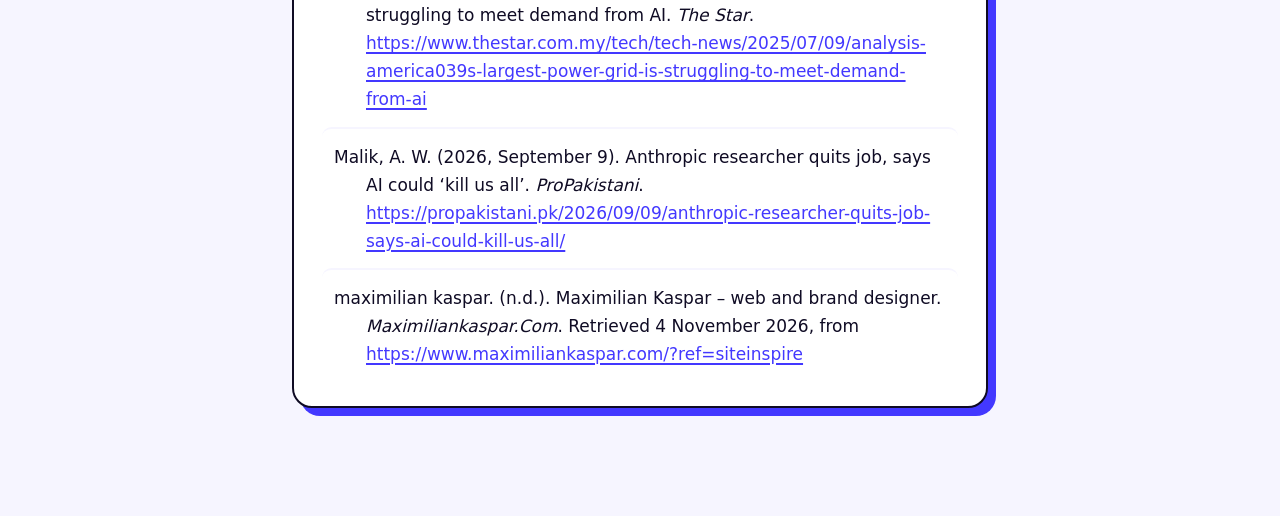
<file: sources.html>
<!DOCTYPE html>
<html lang="en">
<head>
  <meta charset="utf-8">
  <meta name="viewport" content="width=device-width, initial-scale=1">
  <title>Sources | Understanding AI</title>
  <meta name="description" content="References for every source used on this site.">
  <meta name="theme-color" content="#4338ff">
  <link rel="icon" href="data:image/svg+xml,%3Csvg xmlns='http://www.w3.org/2000/svg' viewBox='0 0 32 32'%3E%3Crect width='32' height='32' rx='8' fill='%234338ff'/%3E%3Ctext x='16' y='22' font-size='16' font-family='Arial,sans-serif' font-weight='900' text-anchor='middle' fill='white'%3EAI%3C/text%3E%3C/svg%3E">
  <link rel="stylesheet" href="styles.css">
  <script>document.documentElement.classList.add('js');</script>
</head>
<body data-page="sources">
  <a class="skip-link" href="#main">Skip to main content</a>

  <canvas class="binary-sphere" id="binary-sphere" aria-hidden="true"></canvas>

  <header class="site-header" id="site-header">
    <div class="inner">
      <a class="brand" href="index.html">Understanding <span class="badge">AI</span></a>
      <nav class="site-nav" aria-label="Main">
        <ul>
        <li><a href="index.html">Home</a></li>
        <li><a href="what-is-ai.html">What is AI?</a></li>
        <li><a href="benefits.html">Benefits</a></li>
        <li><a href="risks.html">Risks</a></li>
        <li><a href="future.html">Future</a></li>
        <li><a href="how-made.html">How this website was made</a></li>
        <li><a href="sources.html" aria-current="page">Sources</a></li>
        </ul>
      </nav>
    </div>
  </header>
  <button type="button" class="menu-toggle" id="menu-toggle" aria-controls="site-header" aria-expanded="true" aria-label="Menu" hidden><span class="bars" aria-hidden="true"><i></i><i></i><i></i></span></button>

  <main id="main">
    <section class="hero hero-page" aria-label="Title">
      <h1>Sources</h1>
      <a class="scroll-cue" href="#content" aria-label="Scroll to the content"><svg viewBox="0 0 24 24" fill="none" stroke="currentColor" stroke-width="3" stroke-linecap="round" stroke-linejoin="round" aria-hidden="true" focusable="false"><path d="M6 9l6 6 6-6"/></svg></a>
    </section>
    <div class="content-wrap" id="content">
      <div class="card reveal">
      <ul class="refs">
        <li id="anayamalik-2025">anayamalik. (2025, January 14). AI boosts breast cancer detection in real-world study. <i>EMJ. European Medical Journal</i>. <a href="https://www.emjreviews.com/oncology/news/ai-boosts-breast-cancer-detection-in-real-world-study/">https://www.emjreviews.com/oncology/news/ai-boosts-breast-cancer-detection-in-real-world-study/</a></li>
        <li id="eisemann-2025">Eisemann, N., Bunk, S., Mukama, T., Baltus, H., Elsner, S. A., Gomille, T., Hecht, G., Heywang-Köbrunner, S., Rathmann, R., Siegmann-Luz, K., Töllner, T., Vomweg, T. W., Leibig, C., &amp; Katalinic, A. (2025). Nationwide real-world implementation of AI for cancer detection in population-based mammography screening. <i>Nature Medicine</i>. <a href="https://doi.org/10.1038/s41591-024-03408-6">https://doi.org/10.1038/s41591-024-03408-6</a></li>
        <li id="embl-2024">EMBL Communications. (2024, October 9). Computational protein design and protein structure prediction win nobel prize in chemistry. <i>EMBL</i>. <a href="https://www.embl.org/news/science-technology/alphafold-wins-nobel-prize-chemistry-2024/">https://www.embl.org/news/science-technology/alphafold-wins-nobel-prize-chemistry-2024/</a></li>
        <li id="grobelnik-2024">Grobelnik, M., Perset, K., &amp; Russell, S. (2024, March 6). What is AI? Can you make a clear distinction between AI and non-AI systems? <i>Oecd.Ai</i>. <a href="https://oecd.ai/en/wonk/definition">https://oecd.ai/en/wonk/definition</a></li>
        <li id="kearney-2025">Kearney, L. (2025, July 9). Analysis-America’s largest power grid is struggling to meet demand from AI. <i>The Star</i>. <a href="https://www.thestar.com.my/tech/tech-news/2025/07/09/analysis-america039s-largest-power-grid-is-struggling-to-meet-demand-from-ai">https://www.thestar.com.my/tech/tech-news/2025/07/09/analysis-america039s-largest-power-grid-is-struggling-to-meet-demand-from-ai</a></li>
        <li id="malik-2026">Malik, A. W. (2026, September 9). Anthropic researcher quits job, says AI could ‘kill us all’. <i>ProPakistani</i>. <a href="https://propakistani.pk/2026/09/09/anthropic-researcher-quits-job-says-ai-could-kill-us-all/">https://propakistani.pk/2026/09/09/anthropic-researcher-quits-job-says-ai-could-kill-us-all/</a></li>
        <li id="kaspar-nd">maximilian kaspar. (n.d.). Maximilian Kaspar – web and brand designer. <i>Maximiliankaspar.Com</i>. Retrieved 4 November 2026, from <a href="https://www.maximiliankaspar.com/?ref=siteinspire">https://www.maximiliankaspar.com/?ref=siteinspire</a></li>
      </ul>
      </div>
    </div>
  </main>


  <script src="script.js"></script>
</body>
</html>
</file>
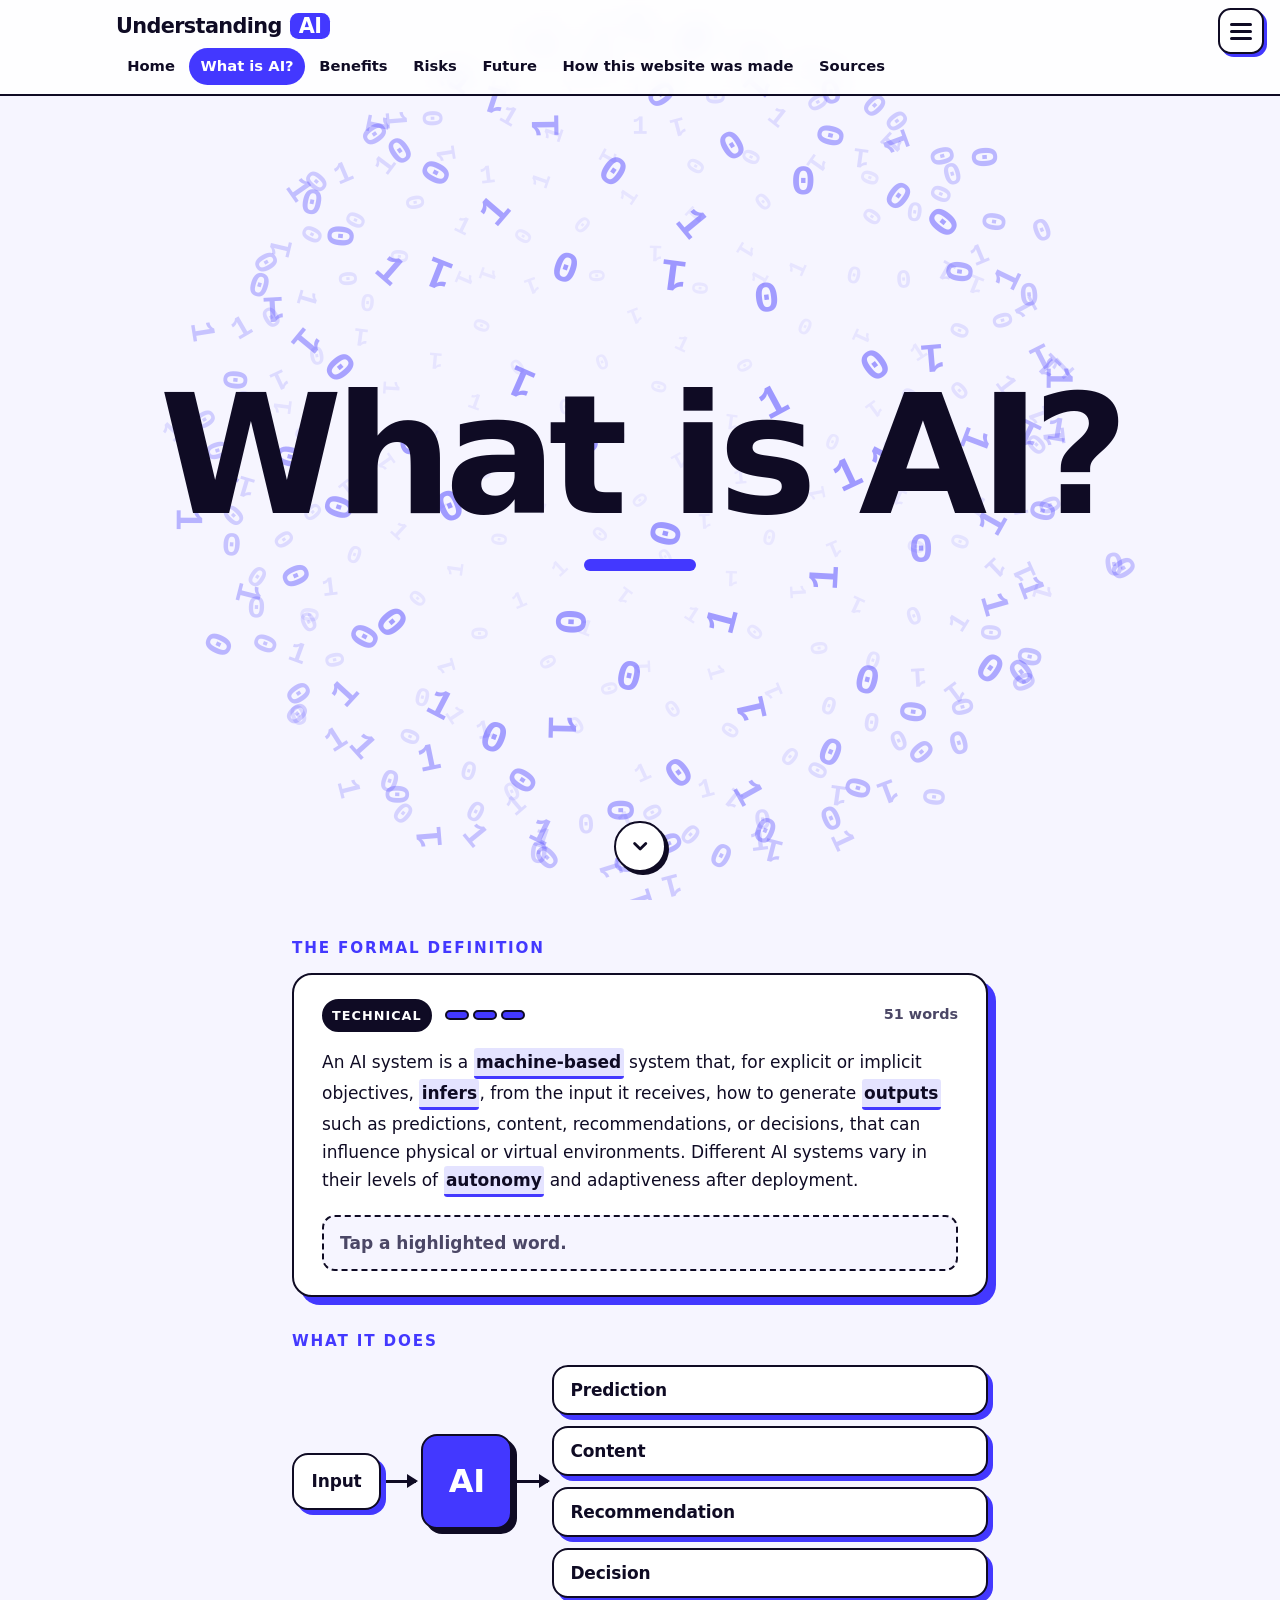
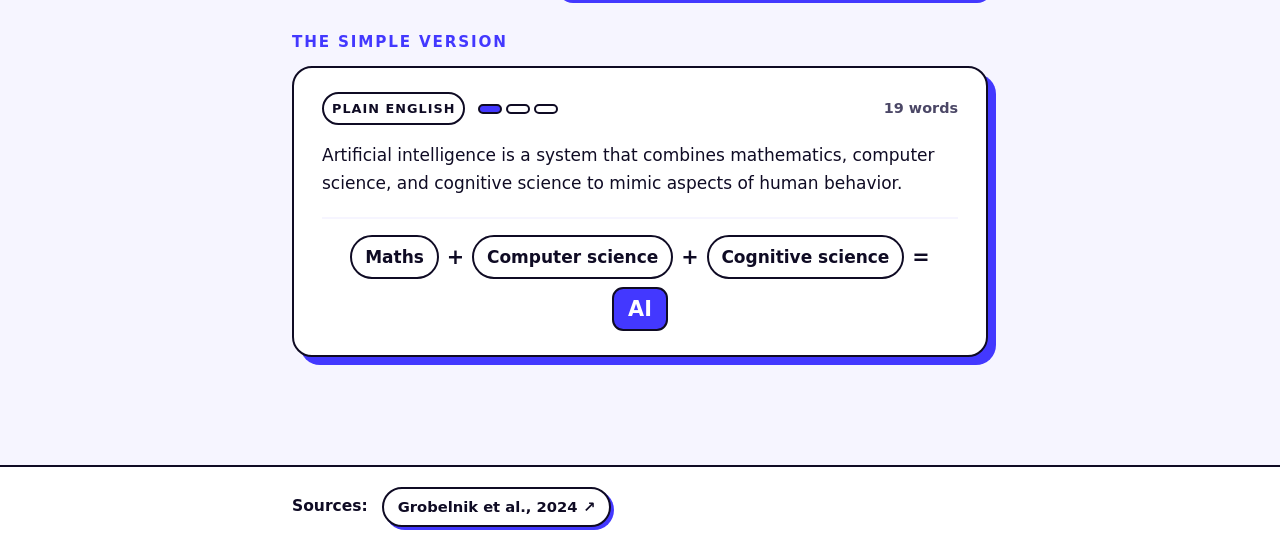
<file: what-is-ai.html>
<!DOCTYPE html>
<html lang="en">
<head>
  <meta charset="utf-8">
  <meta name="viewport" content="width=device-width, initial-scale=1">
  <title>What is artificial intelligence? | Understanding AI</title>
  <meta name="description" content="Two definitions of artificial intelligence, followed by a personal definition.">
  <meta name="theme-color" content="#4338ff">
  <link rel="icon" href="data:image/svg+xml,%3Csvg xmlns='http://www.w3.org/2000/svg' viewBox='0 0 32 32'%3E%3Crect width='32' height='32' rx='8' fill='%234338ff'/%3E%3Ctext x='16' y='22' font-size='16' font-family='Arial,sans-serif' font-weight='900' text-anchor='middle' fill='white'%3EAI%3C/text%3E%3C/svg%3E">
  <link rel="stylesheet" href="styles.css">
  <script>document.documentElement.classList.add('js');</script>
</head>
<body data-page="what">
  <a class="skip-link" href="#main">Skip to main content</a>

  <canvas class="binary-sphere" id="binary-sphere" aria-hidden="true"></canvas>

  <header class="site-header" id="site-header">
    <div class="inner">
      <a class="brand" href="index.html">Understanding <span class="badge">AI</span></a>
      <nav class="site-nav" aria-label="Main">
        <ul>
        <li><a href="index.html">Home</a></li>
        <li><a href="what-is-ai.html" aria-current="page">What is AI?</a></li>
        <li><a href="benefits.html">Benefits</a></li>
        <li><a href="risks.html">Risks</a></li>
        <li><a href="future.html">Future</a></li>
        <li><a href="how-made.html">How this website was made</a></li>
        <li><a href="sources.html">Sources</a></li>
        </ul>
      </nav>
    </div>
  </header>
  <button type="button" class="menu-toggle" id="menu-toggle" aria-controls="site-header" aria-expanded="true" aria-label="Menu" hidden><span class="bars" aria-hidden="true"><i></i><i></i><i></i></span></button>

  <main id="main">
    <section class="hero hero-page" aria-label="Title">
      <h1>What is AI?</h1>
      <a class="scroll-cue" href="#content" aria-label="Scroll to the content"><svg viewBox="0 0 24 24" fill="none" stroke="currentColor" stroke-width="3" stroke-linecap="round" stroke-linejoin="round" aria-hidden="true" focusable="false"><path d="M6 9l6 6 6-6"/></svg></a>
    </section>
    <div class="content-wrap" id="content">
      <h2 class="section-label reveal">The formal definition</h2>

      <figure class="card evidence def reveal">
        <div class="def-head">
          <span class="tag tag-fact">Technical</span>
          <span class="level" role="img" aria-label="Difficulty: hard"><i class="on"></i><i class="on"></i><i class="on"></i></span>
          <span class="def-words">51 words</span>
        </div>
        <blockquote>
          <p>An AI system is a <mark class="key" data-plain="run by computers">machine-based</mark> system that, for explicit or implicit objectives, <mark class="key" data-plain="works out an answer from what it is given">infers</mark>, from the input it receives, how to generate <mark class="key" data-plain="what it produces: answers, text, picks">outputs</mark> such as predictions, content, recommendations, or decisions, that can influence physical or virtual environments. Different AI systems vary in their levels of <mark class="key" data-plain="how much it acts without a human">autonomy</mark> and adaptiveness after deployment.</p>
        </blockquote>
        <p class="decode-out" id="decode-out" aria-live="polite">Tap a highlighted word.</p>
      </figure>

      <h2 class="section-label reveal">What it does</h2>

      <figure class="flow reveal" aria-label="Diagram: an input goes into an AI system, which produces a prediction, content, a recommendation or a decision">
        <div class="flow-row">
          <div class="flow-in">Input</div>
          <div class="flow-arrow" aria-hidden="true"></div>
          <div class="flow-ai">AI</div>
          <div class="flow-arrow" aria-hidden="true"></div>
          <ul class="flow-out">
            <li style="--k:0">Prediction</li>
            <li style="--k:1">Content</li>
            <li style="--k:2">Recommendation</li>
            <li style="--k:3">Decision</li>
          </ul>
        </div>
      </figure>

      <h2 class="section-label reveal">The simple version</h2>

      <figure class="card evidence def reveal">
        <div class="def-head">
          <span class="tag tag-opinion">Plain English</span>
          <span class="level" role="img" aria-label="Difficulty: easy"><i class="on"></i><i></i><i></i></span>
          <span class="def-words">19 words</span>
        </div>
        <blockquote>
          <p>Artificial intelligence is a system that combines mathematics, computer science, and cognitive science to mimic aspects of human behavior.</p>
        </blockquote>
        <div class="merge" aria-hidden="true">
          <span style="--k:0">Maths</span><b>+</b><span style="--k:1">Computer science</span><b>+</b><span style="--k:2">Cognitive science</span><b>=</b><em>AI</em>
        </div>
      </figure>
    </div>
  </main>

  <footer class="site-footer">
    <div class="inner">
      <p class="src-label"><strong>Sources:</strong></p>
      <ul class="src-list"><li><a class="src-btn" href="https://oecd.ai/en/wonk/definition" target="_blank" rel="noopener noreferrer">Grobelnik et al., 2024<span class="sr-only"> (opens the source in a new tab)</span></a></li></ul>
    </div>
  </footer>

  <script src="script.js"></script>
</body>
</html>
</file>
<file: styles.css>
/* Understanding AI: bold, light, simple.
   Palette: electric indigo blue on a pale lilac-white base (yellow only marks placeholders).
   Fonts: system fonts only (no external requests). */

:root {
  --bg: #f6f5ff;
  --ink: #0f0b24;
  --muted: #4b4766;
  --white: #ffffff;
  --indigo: #4338ff;
  --sun: #ffd23f;
  --header-h: 4rem;

  --sans: "Avenir Next", "Segoe UI Variable Display", "Segoe UI", system-ui, -apple-system,
    "Helvetica Neue", Arial, sans-serif;
}

*, *::before, *::after { box-sizing: border-box; }

html { scroll-behavior: smooth; scroll-padding-top: calc(var(--header-h) + 1rem); }

body {
  margin: 0;
  background: var(--bg);
  color: var(--ink);
  font: 1.0625rem/1.65 var(--sans);
  -webkit-text-size-adjust: 100%;
}

h1, h2, h3 { line-height: 1.1; margin: 0 0 0.75rem; font-weight: 800; letter-spacing: -0.02em; }
p { margin: 0 0 1em; }

a { color: var(--indigo); text-underline-offset: 0.18em; text-decoration-thickness: 2px; }
a:hover { color: var(--ink); }

:focus-visible { outline: 3px solid var(--ink); outline-offset: 3px; border-radius: 4px; }

.skip-link {
  position: absolute; left: 1rem; top: -5rem; z-index: 20;
  background: var(--white); color: var(--ink);
  padding: 0.6rem 1rem; border: 2px solid var(--ink); border-radius: 0.6rem; font-weight: 700;
}
.skip-link:focus { top: 1rem; }

/* ---------- spinning binary sphere (decorative background, drawn by script.js) ---------- */

.binary-sphere {
  position: fixed; inset: 0;
  width: 100%; height: 100%;
  z-index: 0;
  pointer-events: none;
}

.site-header, main, .site-footer { position: relative; z-index: 1; }

/* ---------- header ---------- */

.site-header {
  position: fixed; top: 0; left: 0; right: 0; z-index: 10;
  transition: transform 0.35s cubic-bezier(0.2, 0.7, 0.2, 1), visibility 0s;
  background: rgba(255, 255, 255, 0.86);
  -webkit-backdrop-filter: blur(12px);
  backdrop-filter: blur(12px);
  border-bottom: 2px solid var(--ink);
}

.site-header .inner {
  max-width: 68rem; margin: 0 auto; padding: 0.55rem 1.25rem;
  display: flex; flex-wrap: wrap; align-items: center; justify-content: space-between; gap: 0.3rem 1.5rem;
}

.brand { font-weight: 800; font-size: 1.3rem; letter-spacing: -0.03em; color: var(--ink); text-decoration: none; }
.brand .badge {
  background: var(--indigo); color: var(--white);
  padding: 0.05em 0.4em; border-radius: 0.4em; margin-left: 0.1em;
}

.site-nav ul { list-style: none; margin: 0; padding: 0; display: flex; flex-wrap: wrap; gap: 0.2rem; }
.site-nav a {
  display: block; padding: 0.4rem 0.7rem; border-radius: 999px;
  color: var(--ink); text-decoration: none; font-weight: 650; font-size: 0.92rem;
}
.site-nav a:hover { background: rgba(67, 56, 255, 0.12); }
.site-nav a[aria-current="page"] { background: var(--indigo); color: var(--white); }

/* ---------- hero: the headline comes first ---------- */

.hero {
  min-height: calc(100svh - var(--header-h));
  display: grid; place-items: center;
  text-align: center;
  padding: 3rem 1.25rem 6rem;
  position: relative;
}

.hero h1 {
  font-size: clamp(2.8rem, 9.5vw, 7.25rem);
  font-weight: 900;
  letter-spacing: -0.05em;
  line-height: 0.98;
  max-width: 15ch;
  margin: 0 auto;
  animation: rise 0.9s cubic-bezier(0.2, 0.7, 0.2, 1) backwards;
}

.hero h1::after {
  content: "";
  display: block;
  width: clamp(4rem, 10vw, 7rem); height: 0.7rem;
  background: var(--indigo);
  border-radius: 999px;
  margin: 1.5rem auto 0;
}

.hero-home h1 { font-size: clamp(2.4rem, 10vw, 8.25rem); max-width: none; }

@keyframes rise { from { opacity: 0; transform: translateY(26px); } }

.scroll-cue {
  position: absolute; bottom: 1.75rem; left: 50%; margin-left: -1.6rem;
  width: 3.2rem; height: 3.2rem;
  display: grid; place-items: center;
  background: var(--white); color: var(--ink);
  border: 2px solid var(--ink); border-radius: 50%;
  box-shadow: 3px 3px 0 var(--ink);
  animation: bob 1.8s ease-in-out infinite;
}
.scroll-cue svg { width: 1.4rem; height: 1.4rem; }
@keyframes bob { 0%, 100% { transform: translateY(0); } 50% { transform: translateY(8px); } }

/* ---------- inner pages: one big word first, then it scrolls away with the page ---------- */

.hero-page h1 {
  font-size: clamp(3rem, 13vw, 10.5rem);
  max-width: 12ch;
  line-height: 0.95;
}

/* ---------- content that appears on scroll ---------- */

.content-wrap { max-width: 46rem; margin: 0 auto; padding: 2.5rem 1.25rem 4.5rem; }
.content-wrap.wide { max-width: 62rem; }

.js .reveal { opacity: 0; transform: translateY(40px) scale(0.93); transform-origin: 50% 0; transition: opacity 0.8s ease, transform 0.8s cubic-bezier(0.2, 0.7, 0.2, 1); transition-delay: calc(var(--i, 0) * 90ms); }
.js .reveal.is-visible { opacity: 1; transform: none; }

.card {
  background: var(--white);
  border: 2px solid var(--ink);
  border-radius: 1.25rem;
  padding: 1.5rem 1.75rem;
  box-shadow: 8px 8px 0 var(--indigo);
  margin: 0 0 2.25rem;
}

.evidence blockquote { margin: 0; }
.evidence blockquote p:last-child { margin-bottom: 0; }
.evidence figcaption {
  margin-top: 1.1rem; padding-top: 0.8rem;
  border-top: 2px solid var(--bg);
  color: var(--muted); font-size: 0.97rem; font-weight: 600;
}

.own-words { background: #e6e8ff; }
.own-words h2 { font-size: 1.4rem; }
.own-words p:last-child { margin-bottom: 0; }

.placeholder {
  background: var(--sun);
  border: 2px dashed var(--ink);
  border-radius: 0.4rem;
  padding: 0.05rem 0.4rem;
  color: var(--ink);
}

/* ---------- benefits: numbers, charts and dots that appear on scroll ---------- */

.sr-only { position: absolute; width: 1px; height: 1px; overflow: hidden; clip: rect(0 0 0 0); white-space: nowrap; }

.card.mini { padding: 1rem 1.1rem; margin: 0; border-radius: 1rem; box-shadow: 5px 5px 0 var(--indigo); }
.data-panel { margin: 0 0 2.25rem; }

.stats { display: grid; grid-template-columns: repeat(3, minmax(0, 1fr)); gap: 1.25rem; margin-bottom: 2rem; }
.stat { text-align: center; }
.stat strong { display: block; font-size: clamp(1.45rem, 4.2vw, 2.3rem); font-weight: 900; letter-spacing: -0.03em; line-height: 1.1; }
.stat span { display: block; font-size: 0.92rem; font-weight: 600; color: var(--muted); line-height: 1.3; margin-top: 0.2rem; }
.stat-blue { background: var(--indigo); color: var(--white); box-shadow: 5px 5px 0 var(--ink); }
.stat-blue span { color: #e0deff; }

.legend { display: flex; gap: 1.5rem; margin: 0 0 1rem; font-weight: 650; font-size: 0.95rem; }
.key { display: inline-block; width: 0.95rem; height: 0.95rem; border-radius: 0.25rem; margin-right: 0.45rem; vertical-align: -0.12rem; }
.key-without { background: #7d7b8c; }
.key-with { background: var(--indigo); }

.charts { display: grid; grid-template-columns: repeat(2, minmax(0, 1fr)); gap: 1.5rem; margin-bottom: 2rem; }
.chart h3 { font-size: 1rem; letter-spacing: -0.01em; margin-bottom: 0.7rem; }
.bar-row { display: grid; grid-template-columns: minmax(0, 1fr) 3.4rem; align-items: center; gap: 0.6rem; margin-top: 0.5rem; }
.bar-row b { text-align: right; font-weight: 800; font-size: 0.97rem; }
.track { display: block; height: 1rem; background: var(--bg); border-radius: 0.35rem; overflow: hidden; }
.bar { display: block; height: 100%; width: var(--w); background: var(--indigo); border-radius: 0.35rem; }
.bar.without { background: #7d7b8c; }
/* bars grow from zero when their card scrolls into view */
.js .bar { width: 0; transition: width 1.1s cubic-bezier(0.2, 0.7, 0.2, 1) 0.25s; }
.js .is-visible .bar { width: var(--w); }

.dots-note { margin: 0 0 1rem; font-weight: 650; }
.dots-row { display: grid; grid-template-columns: repeat(2, minmax(0, 1fr)); gap: 1.5rem; }
.dots-card h3 { font-size: 1rem; letter-spacing: -0.01em; margin-bottom: 0.3rem; }
.dots {
  position: relative; width: 280px; max-width: 100%; height: 175px; margin: 0.7rem auto 0.2rem;
  background-image: radial-gradient(circle, #c3c0d6 0 2.3px, transparent 2.6px);
  background-size: 7px 7px;
}
.dots i { position: absolute; width: 10px; height: 10px; border-radius: 50%; background: var(--indigo); }
.dots i.part { background: linear-gradient(90deg, var(--indigo) 70%, #c3c0d6 70%); }
.js .dots i { transform: scale(0); transition: transform 0.55s cubic-bezier(0.3, 1.6, 0.5, 1); transition-delay: calc(0.7s + var(--k, 0) * 0.14s); }
.js .is-visible .dots i { transform: scale(1); }

/* ---------- alphafold: folding chain + numbers ---------- */

.fold-card p { margin-bottom: 0.5rem; }
.fold { display: block; width: 100%; height: auto; max-height: 16.5rem; margin: 0.5rem auto 0; }
.fold polyline { fill: none; stroke: var(--indigo); stroke-width: 3; stroke-linecap: round; stroke-linejoin: round; }
.fold circle { fill: var(--indigo); stroke: var(--white); stroke-width: 1.5; }
.fold-card figcaption { text-align: center; font-weight: 650; color: var(--muted); font-size: 0.95rem; margin-top: 0.25rem; }
.stats-4 { grid-template-columns: repeat(4, minmax(0, 1fr)); margin-bottom: 2.25rem; gap: 1rem; }
.stats-4 .stat strong { font-size: clamp(1.3rem, 3.3vw, 2rem); }

/* ---------- risks: labels, chain, counters, chat illustration ---------- */

.section-label { font-size: 0.95rem; text-transform: uppercase; letter-spacing: 0.12em; color: var(--indigo); margin: 0 0 1rem; }

.chain-wrap { margin: 0 0 2.25rem; }
.chain { list-style: none; margin: 0; padding: 0; display: grid; grid-template-columns: repeat(4, minmax(0, 1fr)); gap: 2rem; counter-reset: step; }
.chain li {
  position: relative; display: flex; align-items: center; justify-content: center; text-align: center;
  min-height: 5.5rem; padding: 0.8rem 0.7rem; font-weight: 800; line-height: 1.2; letter-spacing: -0.01em;
  background: var(--white); border: 2px solid var(--ink); border-radius: 1rem; box-shadow: 5px 5px 0 var(--indigo);
}
.chain li.end { background: var(--indigo); color: var(--white); box-shadow: 5px 5px 0 var(--ink); }
.chain li:not(:last-child)::after {
  content: "→" / ""; position: absolute; right: -1.7rem; top: 50%; transform: translateY(-50%);
  font-size: 1.5rem; font-weight: 900; color: var(--ink);
}
.chain-wrap figcaption { text-align: center; margin-top: 1rem; color: var(--muted); font-weight: 600; font-size: 0.95rem; }
/* each step lights up in turn */
.js .chain li { opacity: 0.2; transform: translateY(14px); transition: opacity 0.6s ease, transform 0.6s cubic-bezier(0.2, 0.7, 0.2, 1); transition-delay: calc(0.3s + var(--k, 0) * 0.5s); }
.js .is-visible .chain li { opacity: 1; transform: none; }

.risk-stats { margin-bottom: 2.5rem; }
.stat strong .count { display: inline; font-size: inherit; font-weight: inherit; color: inherit; line-height: inherit; margin: 0; }

.chat { margin: 0 0 2.25rem; display: grid; gap: 0.9rem; }
.bubble { position: relative; max-width: 78%; padding: 0.8rem 1.1rem; border: 2px solid var(--ink); border-radius: 1.4rem; font-weight: 700; font-size: 1.1rem; }
.bubble small { display: block; font-size: 0.75rem; font-weight: 800; text-transform: uppercase; letter-spacing: 0.1em; opacity: 0.75; margin-bottom: 0.1rem; }
.bubble.me { justify-self: start; background: var(--white); border-bottom-left-radius: 0.3rem; box-shadow: 4px 4px 0 var(--indigo); }
.bubble.ai { justify-self: end; background: var(--indigo); color: var(--white); border-bottom-right-radius: 0.3rem; box-shadow: 4px 4px 0 var(--ink); }
.js .chat .bubble { opacity: 0; transform: translateY(16px) scale(0.95); transition: opacity 0.6s ease, transform 0.6s cubic-bezier(0.3, 1.4, 0.5, 1); }
.js .chat.is-visible .bubble.me { opacity: 1; transform: none; transition-delay: 0.2s; }
.js .chat.is-visible .bubble.ai { opacity: 1; transform: none; transition-delay: 1.1s; }

/* ---------- future: labelled claims, estimate meter, fork, other view ---------- */

.claims { list-style: none; padding: 0.4rem 1.5rem; }
.claims li { display: grid; grid-template-columns: 6.6rem minmax(0, 1fr); gap: 1rem; align-items: start; padding: 0.95rem 0; }
.claims li + li { border-top: 2px solid var(--bg); }
.tag { display: inline-block; text-align: center; font-size: 0.8rem; font-weight: 800; text-transform: uppercase; letter-spacing: 0.08em; padding: 0.25rem 0.5rem; border-radius: 999px; border: 2px solid var(--ink); }
.tag-fact { background: var(--ink); color: var(--white); }
.tag-opinion { background: var(--white); color: var(--ink); }
.tag-prediction { background: var(--indigo); color: var(--white); }

.meter-head { display: flex; justify-content: space-between; gap: 1rem; flex-wrap: wrap; margin-bottom: 2.1rem; }
.meter-head span { color: var(--muted); font-weight: 650; font-size: 0.95rem; }
.meter-track { position: relative; height: 1.4rem; background: var(--bg); border: 2px solid var(--ink); border-radius: 0.5rem; }
.meter-fill { position: absolute; left: 0; top: 0; bottom: 0; width: 10%; background: var(--indigo); border-radius: 0.3rem 0 0 0.3rem; }
.meter-more { position: absolute; left: 10%; top: 0; bottom: 0; width: 8%; background: repeating-linear-gradient(45deg, var(--indigo) 0 3px, transparent 3px 8px); opacity: 0.6; }
.meter-flag { position: absolute; left: 10%; top: -1.8rem; transform: translateX(-50%); font-weight: 900; font-size: 0.95rem; background: var(--ink); color: var(--white); padding: 0.05rem 0.5rem; border-radius: 0.4rem; }
.meter-scale { display: flex; justify-content: space-between; font-size: 0.8rem; font-weight: 700; color: var(--muted); margin: 0.35rem 0 0.9rem; }
.meter p { margin: 0; }
.js .meter-fill { width: 0; transition: width 1.4s cubic-bezier(0.2, 0.7, 0.2, 1) 0.4s; }
.js .is-visible .meter-fill { width: 10%; }
.js .meter-more, .js .meter-flag { opacity: 0; transition: opacity 0.6s ease 1.6s; }
.js .is-visible .meter-more { opacity: 0.6; }
.js .is-visible .meter-flag { opacity: 1; }

.fork { display: grid; grid-template-columns: 9rem 5rem minmax(0, 1fr); align-items: stretch; min-height: 13rem; margin: 0 0 2.5rem; }
.fork-start { align-self: center; text-align: center; font-weight: 900; font-size: 1.1rem; padding: 1rem 0.5rem; background: var(--white); border: 2px solid var(--ink); border-radius: 1rem; box-shadow: 5px 5px 0 var(--indigo); }
.fork-lines { width: 100%; height: 100%; }
.fork-lines path { fill: none; stroke: var(--ink); stroke-width: 3; stroke-linecap: round; }
.fork-options { display: grid; grid-template-rows: 1fr 1fr; gap: 1rem; }
.fork-option { display: flex; flex-direction: column; justify-content: center; padding: 0.7rem 1.1rem; background: var(--white); border: 2px solid var(--ink); border-radius: 1rem; box-shadow: 5px 5px 0 var(--ink); }
.fork-option strong { font-size: 1.15rem; font-weight: 900; letter-spacing: -0.01em; }
.fork-option span { color: var(--muted); font-weight: 600; font-size: 0.95rem; }
.fork-good { background: var(--indigo); color: var(--white); box-shadow: 5px 5px 0 var(--ink); }
.fork-good span { color: #e0deff; }
.js .fork-lines path { stroke-dasharray: 1; stroke-dashoffset: 1; transition: stroke-dashoffset 1.2s ease 0.5s; }
.js .fork.is-visible .fork-lines path { stroke-dashoffset: 0; }
.js .fork-option { opacity: 0; transform: translateX(-14px); transition: opacity 0.6s ease, transform 0.6s ease; }
.js .fork.is-visible .fork-option { opacity: 1; transform: none; transition-delay: 1.3s; }
.js .fork.is-visible .fork-good { transition-delay: 1.6s; }

.speakers { display: grid; grid-template-columns: repeat(2, minmax(0, 1fr)); gap: 1.5rem; margin-bottom: 2.5rem; }
.speaker { display: flex; align-items: center; gap: 1rem; text-align: left; }
.speaker strong { display: block; font-size: 1.15rem; font-weight: 800; letter-spacing: -0.01em; line-height: 1.2; }
.speaker div > span { display: block; color: var(--muted); font-weight: 600; font-size: 0.95rem; line-height: 1.3; margin-top: 0.15rem; }
.avatar { flex: none; width: 3.1rem; height: 3.1rem; display: grid; place-items: center; border: 2px solid var(--ink); border-radius: 50%; background: var(--bg); font-weight: 900; }
.avatar-blue { background: var(--indigo); color: var(--white); }

/* ---------- home ---------- */

.tiles { display: grid; grid-template-columns: repeat(2, 1fr); gap: 1.5rem; margin-bottom: 2.25rem; }

.tile {
  display: flex; align-items: flex-end;
  min-height: 11rem; padding: 1.4rem 1.4rem 1.5rem;
  border: 2px solid var(--ink); border-radius: 1.25rem;
  box-shadow: 6px 6px 0 var(--ink);
  background: var(--indigo); color: var(--white); text-decoration: none;
  transition: transform 0.15s ease, box-shadow 0.15s ease;
}
.tile h2 { font-size: clamp(1.4rem, 2.6vw, 1.9rem); margin: 0; }
.tile:hover { transform: translate(-3px, -3px); box-shadow: 9px 9px 0 var(--ink); color: var(--white); }
.tile:active { transform: translate(3px, 3px); box-shadow: 3px 3px 0 var(--ink); }

.pills { display: flex; flex-wrap: wrap; gap: 0.75rem; list-style: none; margin: 0; padding: 0; }
.pill {
  display: inline-block; padding: 0.6rem 1.2rem;
  background: var(--white); color: var(--ink);
  border: 2px solid var(--ink); border-radius: 999px;
  font-weight: 700; text-decoration: none;
}
.pill:hover { background: var(--ink); color: var(--white); }

/* ---------- sources ---------- */

.refs { list-style: none; margin: 0; padding: 0; }
.refs li {
  padding: 0.85rem 0.75rem 0.85rem 2.75rem; text-indent: -2rem;
  border-radius: 0.6rem; overflow-wrap: anywhere;
}
.refs li + li { border-top: 2px solid var(--bg); }
.refs li:target { background: var(--sun); }

/* ---------- footer: citations for the page ---------- */

.site-footer { position: relative; z-index: 1; background: var(--white); border-top: 2px solid var(--ink); padding: 1.25rem 0; font-size: 0.97rem; }
.site-footer .inner { max-width: 46rem; margin: 0 auto; padding: 0 1.25rem; }
.site-footer p { margin: 0; }

/* ---------- small screens ---------- */

@media (max-width: 40rem) {
  body { font-size: 1rem; }
  :root { --header-h: 6.5rem; }
  .tiles { grid-template-columns: 1fr; gap: 1.25rem; }
  .charts, .dots-row { grid-template-columns: minmax(0, 1fr); }
  .stats { gap: 0.8rem; }
  .stats-4 { grid-template-columns: repeat(2, minmax(0, 1fr)); }
  .card.mini { box-shadow: 4px 4px 0 var(--indigo); }
  .stat-blue { box-shadow: 4px 4px 0 var(--ink); }
  .tile { min-height: 7.5rem; }
  .chain { grid-template-columns: minmax(0, 1fr); gap: 2rem; }
  .chain li { min-height: 4rem; }
  .chain li:not(:last-child)::after { content: "↓" / ""; right: auto; left: 50%; top: auto; bottom: -1.85rem; transform: translateX(-50%); }
  .bubble { max-width: 92%; }
  .risk-stats { grid-template-columns: minmax(0, 1fr); }
  .speakers { grid-template-columns: minmax(0, 1fr); gap: 1.1rem; }
  .claims { padding: 0.3rem 1.1rem; }
  .claims li { grid-template-columns: minmax(0, 1fr); gap: 0.35rem; }
  .tag { justify-self: start; }
  .fork { grid-template-columns: minmax(0, 1fr); gap: 1rem; }
  .fork-lines { display: none; }
  .fork-start { align-self: auto; }
  .card { padding: 1.1rem 1.15rem; box-shadow: 5px 5px 0 var(--indigo); }
}

/* ---------- reduced motion: everything visible, nothing moves ---------- */

@media (prefers-reduced-motion: reduce) {
  html { scroll-behavior: auto; }
  .scroll-cue, .hero h1 { animation: none !important; }
  .js .reveal { opacity: 1; transform: none; transition: none; }
  .js .bar { width: var(--w); transition: none; }
  .js .dots i { transform: scale(1); transition: none; }
  .js .chain li, .js .chat .bubble { opacity: 1; transform: none; transition: none; }
  .js .meter-fill { width: 10%; transition: none; }
  .js .meter-more, .js .meter-flag { opacity: 1; transition: none; }
  .js .fork-lines path { stroke-dashoffset: 0; transition: none; }
  .js .fork-option { opacity: 1; transform: none; transition: none; }
  .tile { transition: none; }
}

/* ---------- What is AI? ---------- */
.def-head { display: flex; align-items: center; gap: 0.8rem; flex-wrap: wrap; margin-bottom: 1rem; }
.level { display: inline-flex; gap: 0.25rem; }
.level i { width: 1.5rem; height: 0.6rem; border: 2px solid var(--ink); border-radius: 999px; background: var(--white); }
.level i.on { background: var(--indigo); }
.def-words { margin-left: auto; font-size: 0.9rem; font-weight: 700; color: var(--muted); }
mark.key, .key-btn { background: rgba(67, 56, 255, 0.14); color: inherit; border-bottom: 3px solid var(--indigo); border-radius: 0.2rem; padding: 0 0.15rem; }
.key-btn { font: inherit; font-weight: 800; border-top: 0; border-left: 0; border-right: 0; cursor: pointer; }
.key-btn:hover { background: rgba(67, 56, 255, 0.28); }
.key-btn[aria-pressed="true"] { background: var(--indigo); color: var(--white); }
.decode-out { margin: 1.1rem 0 0; padding: 0.75rem 1rem; background: var(--bg); border: 2px dashed var(--ink); border-radius: 0.8rem; font-weight: 650; color: var(--muted); }
.decode-out strong { color: var(--ink); }
.decode-out.has-word { color: var(--ink); border-style: solid; }

.flow { margin: 0 0 2.25rem; }
.flow-row { display: grid; grid-template-columns: auto 2.5rem auto 2.5rem minmax(0, 1fr); align-items: center; }
.flow-in, .flow-ai, .flow-out li {
  display: flex; align-items: center; justify-content: center; text-align: center; font-weight: 800; letter-spacing: -0.01em;
  background: var(--white); border: 2px solid var(--ink); border-radius: 1rem; box-shadow: 5px 5px 0 var(--indigo); padding: 0.8rem 1.1rem;
}
.flow-ai { background: var(--indigo); color: var(--white); box-shadow: 5px 5px 0 var(--ink); font-size: 2rem; font-weight: 900; padding: 1.2rem 1.6rem; }
.flow-arrow { position: relative; height: 3px; background: var(--ink); margin: 0 0.3rem; }
.flow-arrow::after { content: ""; position: absolute; right: -2px; top: -6px; border: 7px solid transparent; border-left: 11px solid var(--ink); border-right: 0; }
.flow-out { list-style: none; margin: 0; padding: 0; display: grid; gap: 0.7rem; }
.flow-out li { padding: 0.55rem 1rem; justify-content: flex-start; }
.js .flow-in, .js .flow-ai, .js .flow-arrow, .js .flow-out li { opacity: 0.15; transition: opacity 0.5s ease, transform 0.5s cubic-bezier(0.2, 0.7, 0.2, 1); }
.js .flow-out li { transform: translateX(-14px); transition-delay: calc(1.3s + var(--k, 0) * 0.3s); }
.js .flow-ai { transform: scale(0.85); transition-delay: 0.5s; }
.js .flow-arrow:nth-of-type(1) { transition-delay: 0.25s; }
.js .flow-arrow:nth-of-type(2) { transition-delay: 1s; }
.js .flow.is-visible .flow-in, .js .flow.is-visible .flow-ai, .js .flow.is-visible .flow-arrow, .js .flow.is-visible .flow-out li { opacity: 1; transform: none; }
.js .flow.is-visible .flow-ai { animation: ai-pulse 2.4s ease-in-out 1.6s infinite; }
@keyframes ai-pulse { 50% { transform: scale(1.06); } }

.merge { display: flex; align-items: center; justify-content: center; flex-wrap: wrap; gap: 0.5rem; margin-top: 1.25rem; padding-top: 1rem; border-top: 2px solid var(--bg); font-weight: 800; }
.merge span { padding: 0.35rem 0.8rem; border: 2px solid var(--ink); border-radius: 999px; background: var(--white); }
.merge b { font-size: 1.3rem; }
.merge em { font-style: normal; font-weight: 900; font-size: 1.3rem; background: var(--indigo); color: var(--white); padding: 0.2rem 0.9rem; border: 2px solid var(--ink); border-radius: 0.7rem; }
.js .merge span { opacity: 0; transform: translateX(var(--from, 0)); transition: opacity 0.6s ease, transform 0.9s cubic-bezier(0.2, 0.7, 0.2, 1); transition-delay: calc(0.3s + var(--k, 0) * 0.15s); }
.js .merge span:nth-child(1) { --from: -40px; }
.js .merge span:nth-child(5) { --from: 40px; }
.js .merge b, .js .merge em { opacity: 0; transform: scale(0.6); transition: opacity 0.5s ease, transform 0.5s cubic-bezier(0.2, 0.7, 0.2, 1); }
.js .merge b { transition-delay: 0.9s; }
.js .merge em { transition-delay: 1.4s; }
.js .is-visible .merge span, .js .is-visible .merge b, .js .is-visible .merge em { opacity: 1; transform: none; }

@media (max-width: 40rem) {
  .flow-row { grid-template-columns: minmax(0, 1fr); justify-items: center; row-gap: 0.4rem; }
  .flow-arrow { width: 3px; height: 1.6rem; margin: 0; }
  .flow-arrow::after { right: auto; top: auto; left: -6px; bottom: -2px; border: 7px solid transparent; border-top: 11px solid var(--ink); border-bottom: 0; }
  .flow-out { width: 100%; }
}
@media (prefers-reduced-motion: reduce) {
  .js .flow-in, .js .flow-ai, .js .flow-arrow, .js .flow-out li, .js .merge span, .js .merge b, .js .merge em { opacity: 1; transform: none; transition: none; animation: none !important; }
}

/* ---------- footer source buttons ---------- */
.site-footer .inner { display: flex; flex-wrap: wrap; align-items: center; gap: 0.6rem 0.9rem; }
.src-list { display: flex; flex-wrap: wrap; gap: 0.5rem; list-style: none; margin: 0; padding: 0; }
.src-btn { display: inline-flex; align-items: center; gap: 0.35rem; padding: 0.35rem 0.85rem; font-weight: 750; font-size: 0.92rem; text-decoration: none; color: var(--ink); background: var(--white); border: 2px solid var(--ink); border-radius: 999px; box-shadow: 3px 3px 0 var(--indigo); transition: transform 0.15s ease, box-shadow 0.15s ease, background 0.15s ease, color 0.15s ease; }
.src-btn::after { content: "↗" / ""; font-weight: 900; }
.src-btn:hover { background: var(--indigo); color: var(--white); transform: translate(-2px, -2px); box-shadow: 5px 5px 0 var(--ink); }
.src-btn:active { transform: translate(2px, 2px); box-shadow: 1px 1px 0 var(--ink); }

/* ---------- home tiles: arrow badge so they read as buttons ---------- */
.tile { position: relative; }
.tile::after { content: "→" / ""; position: absolute; right: 1.1rem; bottom: 0.9rem; width: 2.4rem; height: 2.4rem; display: grid; place-items: center; font-size: 1.3rem; font-weight: 900; color: var(--ink); background: var(--white); border: 2px solid var(--ink); border-radius: 50%; transition: transform 0.2s ease; }
.tile:hover::after { transform: translateX(4px); }
@media (prefers-reduced-motion: reduce) { .src-btn, .tile::after { transition: none; } }
.tile h2 { padding-right: 2.9rem; }

/* ---------- collapsible menu ---------- */
body { padding-top: var(--header-h); }
.js .site-header .inner { padding-right: 4.5rem; }
.js .site-header.is-collapsed { transform: translateY(-110%); visibility: hidden; transition: transform 0.35s cubic-bezier(0.2, 0.7, 0.2, 1), visibility 0s 0.35s; }
.menu-toggle {
  position: fixed; top: 0.5rem; right: 1rem; z-index: 11; width: 2.9rem; height: 2.9rem; padding: 0;
  display: grid; place-items: center; cursor: pointer;
  background: var(--white); border: 2px solid var(--ink); border-radius: 0.8rem; box-shadow: 3px 3px 0 var(--indigo);
  transition: transform 0.15s ease, box-shadow 0.15s ease, background 0.15s ease;
}
.menu-toggle[hidden] { display: none; }
.menu-toggle:hover { background: var(--indigo); transform: translate(-1px, -1px); box-shadow: 5px 5px 0 var(--ink); }
.menu-toggle:hover .bars i { background: var(--white); }
.menu-toggle:active { transform: translate(2px, 2px); box-shadow: 1px 1px 0 var(--ink); }
.bars { position: relative; width: 1.35rem; height: 1.05rem; display: block; }
.bars i { position: absolute; left: 0; right: 0; height: 3px; border-radius: 2px; background: var(--ink); transition: transform 0.25s ease, opacity 0.2s ease, top 0.25s ease; }
.bars i:nth-child(1) { top: 0; }
.bars i:nth-child(2) { top: calc(50% - 1.5px); }
.bars i:nth-child(3) { top: calc(100% - 3px); }
@media (prefers-reduced-motion: reduce) {
  .site-header, .js .site-header.is-collapsed, .menu-toggle, .bars i { transition: none; }
}
@media (max-width: 40rem) {
  .site-nav a { padding: 0.3rem 0.55rem; }
  .site-nav ul { gap: 0.1rem; }
}
</file>
